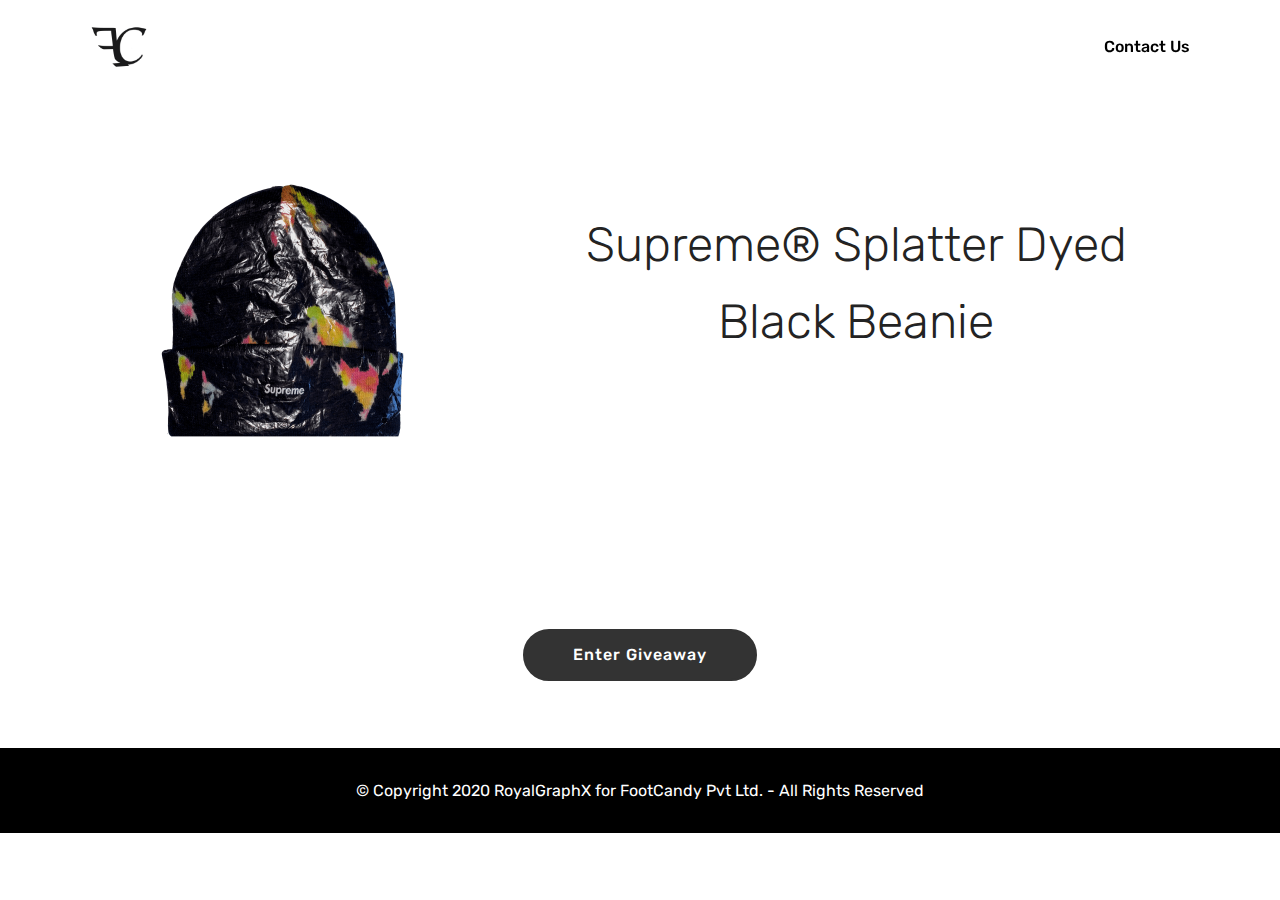
<file: index.html>
<!DOCTYPE html>
<html>
<head>
  <!-- Site made with Mobirise Website Builder v4.10.7, https://mobirise.com -->
  <meta charset="UTF-8">
  <meta http-equiv="X-UA-Compatible" content="IE=edge">
  <meta name="generator" content="Mobirise v4.10.7, mobirise.com">
  <meta name="viewport" content="width=device-width, initial-scale=1, minimum-scale=1">
  <link rel="shortcut icon" href="assets/images/og-logo-128x128.png" type="image/x-icon">
  <meta name="description" content="">
  
  <title>FootCandy</title>
  <link rel="stylesheet" href="assets/web/assets/mobirise-icons/mobirise-icons.css">
  <link rel="stylesheet" href="assets/tether/tether.min.css">
  <link rel="stylesheet" href="assets/bootstrap/css/bootstrap.min.css">
  <link rel="stylesheet" href="assets/bootstrap/css/bootstrap-grid.min.css">
  <link rel="stylesheet" href="assets/bootstrap/css/bootstrap-reboot.min.css">
  <link rel="stylesheet" href="assets/dropdown/css/style.css">
  <link rel="stylesheet" href="assets/theme/css/style.css">
  <link rel="stylesheet" href="assets/mobirise/css/mbr-additional.css" type="text/css">
  
  
  
</head>
<body>

<!-- Google Analytics -->
<!-- Global site tag (gtag.js) - Google Analytics -->
<script async src="https://www.googletagmanager.com/gtag/js?id=UA-145448421-2"></script>
<script>
  window.dataLayer = window.dataLayer || [];
  function gtag(){dataLayer.push(arguments);}
  gtag('js', new Date());

  gtag('config', 'UA-145448421-2');
</script>
<!-- /Google Analytics -->


  <section class="menu cid-rHhCRRD3aE" once="menu" id="menu2-5">

    

    <nav class="navbar navbar-expand beta-menu navbar-dropdown align-items-center navbar-fixed-top navbar-toggleable-sm bg-color transparent">
        <button class="navbar-toggler navbar-toggler-right" type="button" data-toggle="collapse" data-target="#navbarSupportedContent" aria-controls="navbarSupportedContent" aria-expanded="false" aria-label="Toggle navigation">
            <div class="hamburger">
                <span></span>
                <span></span>
                <span></span>
                <span></span>
            </div>
        </button>
        <div class="menu-logo">
            <div class="navbar-brand">
                <span class="navbar-logo">
                    
                        <a href="index.html"><img src="assets/images/og-logo-122x122.png" alt="FootCandy Pvt Ltd." title="" style="height: 4.9rem;"></a>
                    
                </span>
                
            </div>
        </div>
        <div class="collapse navbar-collapse" id="navbarSupportedContent">
            <ul class="navbar-nav nav-dropdown nav-right" data-app-modern-menu="true"><li class="nav-item">
                    <a class="nav-link link text-black display-4" href="contact_us.html">
                        Contact Us</a>
                </li></ul>
            
        </div>
    </nav>
</section>

<section class="engine"><a href="https://mobirise.info/j">website templates</a></section><section class="services2 cid-rHhF0WCrLw" id="services2-6">
    <!---->
    
    <!---->
    <!--Overlay-->
    
    <!--Container-->
    <div class="container">
        <div class="col-md-12">
            <div class="media-container-row">
                <div class="mbr-figure" style="width: 40%;">
                    <img src="assets/images/beanie-736x736.png" alt="Supreme // Beanie" title="">
                </div>
                <div class="align-left aside-content">
                    <h2 class="mbr-title pt-2 mbr-fonts-style display-2">&nbsp;</h2>
                    <div class="mbr-section-text">
                        <p class="mbr-text text1 pt-2 mbr-light mbr-fonts-style display-2">Supreme® Splatter Dyed Black Beanie</p>
                        <p class="mbr-text text2 pt-4 mbr-light mbr-fonts-style display-2">&nbsp;</p>
                    </div>
                    <!--Btn-->
                    
                </div>
            </div>
        </div>
    </div>
</section>

<section class="mbr-section content8 cid-rHmenb3nLX" id="content8-k">

    

    <div class="container">
        <div class="media-container-row title">
            <div class="col-12 col-md-8">
                <div class="mbr-section-btn align-center"><a class="btn btn-black display-4" href="raffle.html">Enter Giveaway</a></div>
            </div>
        </div>
    </div>
</section>

<section once="footers" class="cid-rHmTad0ss0" id="footer6-t">

    

    

    <div class="container">
        <div class="media-container-row align-center mbr-white">
            <div class="col-12">
                <p class="mbr-text mb-0 mbr-fonts-style display-7">
                    © Copyright 2020 RoyalGraphX for FootCandy Pvt Ltd. - All Rights Reserved
                </p>
            </div>
        </div>
    </div>
</section>


  <script src="assets/web/assets/jquery/jquery.min.js"></script>
  <script src="assets/popper/popper.min.js"></script>
  <script src="assets/tether/tether.min.js"></script>
  <script src="assets/bootstrap/js/bootstrap.min.js"></script>
  <script src="assets/smoothscroll/smooth-scroll.js"></script>
  <script src="assets/dropdown/js/nav-dropdown.js"></script>
  <script src="assets/dropdown/js/navbar-dropdown.js"></script>
  <script src="assets/touchswipe/jquery.touch-swipe.min.js"></script>
  <script src="assets/theme/js/script.js"></script>
  
  
</body>
</html>
</file>
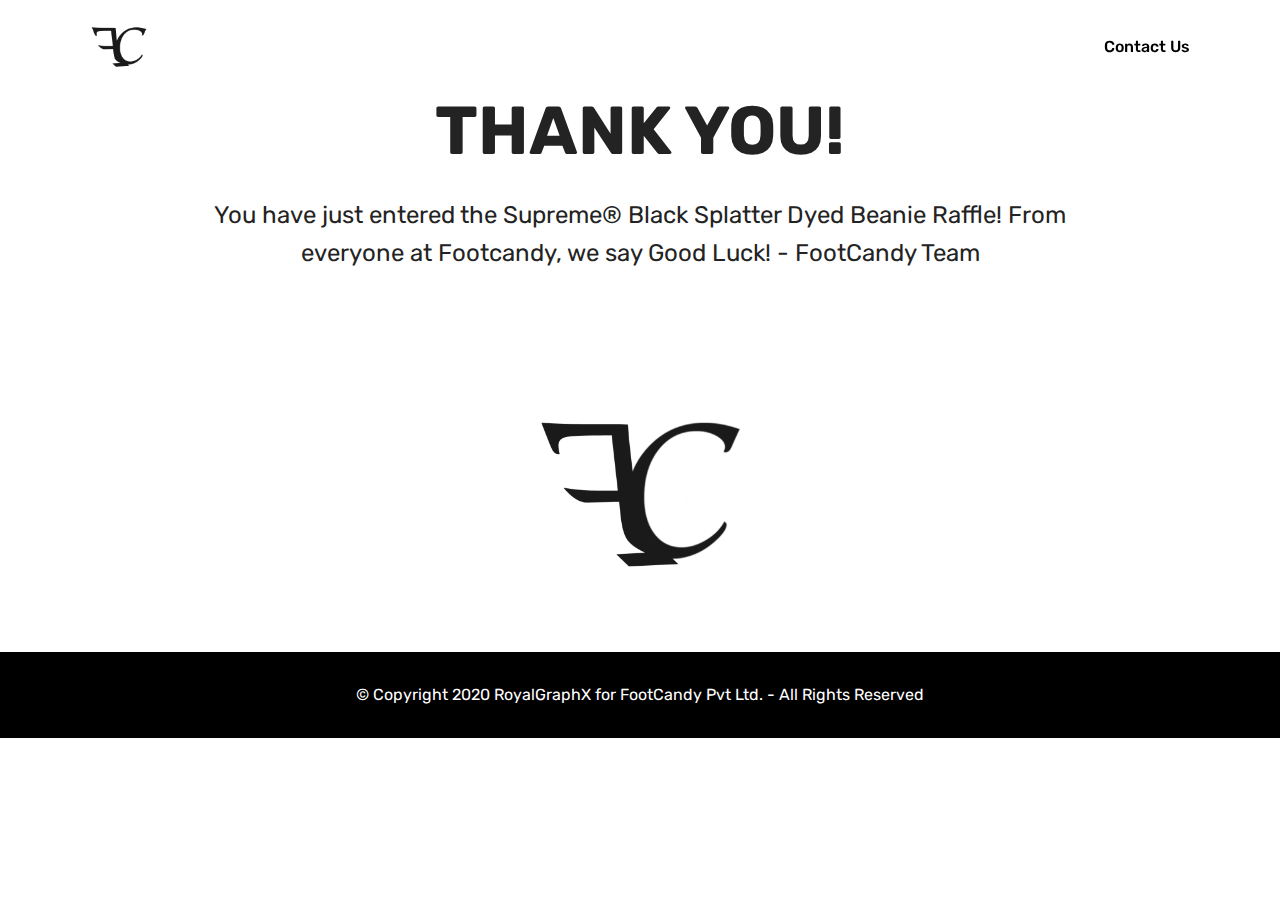
<file: confirmed.html>
<!DOCTYPE html>
<html>
<head>
  <!-- Site made with Mobirise Website Builder v4.10.7, https://mobirise.com -->
  <meta charset="UTF-8">
  <meta http-equiv="X-UA-Compatible" content="IE=edge">
  <meta name="generator" content="Mobirise v4.10.7, mobirise.com">
  <meta name="viewport" content="width=device-width, initial-scale=1, minimum-scale=1">
  <link rel="shortcut icon" href="assets/images/og-logo-128x128.png" type="image/x-icon">
  <meta name="description" content="ROBOTS.TXT">
  
  <title>Confirmation</title>
  <link rel="stylesheet" href="assets/web/assets/mobirise-icons/mobirise-icons.css">
  <link rel="stylesheet" href="assets/tether/tether.min.css">
  <link rel="stylesheet" href="assets/bootstrap/css/bootstrap.min.css">
  <link rel="stylesheet" href="assets/bootstrap/css/bootstrap-grid.min.css">
  <link rel="stylesheet" href="assets/bootstrap/css/bootstrap-reboot.min.css">
  <link rel="stylesheet" href="assets/dropdown/css/style.css">
  <link rel="stylesheet" href="assets/theme/css/style.css">
  <link rel="stylesheet" href="assets/mobirise/css/mbr-additional.css" type="text/css">
  
  
  
</head>
<body>

<!-- Google Analytics -->
<!-- Global site tag (gtag.js) - Google Analytics -->
<script async src="https://www.googletagmanager.com/gtag/js?id=UA-145448421-2"></script>
<script>
  window.dataLayer = window.dataLayer || [];
  function gtag(){dataLayer.push(arguments);}
  gtag('js', new Date());

  gtag('config', 'UA-145448421-2');
</script>
<!-- /Google Analytics -->


  <section class="menu cid-rHhCRRD3aE" once="menu" id="menu2-o">

    

    <nav class="navbar navbar-expand beta-menu navbar-dropdown align-items-center navbar-fixed-top navbar-toggleable-sm bg-color transparent">
        <button class="navbar-toggler navbar-toggler-right" type="button" data-toggle="collapse" data-target="#navbarSupportedContent" aria-controls="navbarSupportedContent" aria-expanded="false" aria-label="Toggle navigation">
            <div class="hamburger">
                <span></span>
                <span></span>
                <span></span>
                <span></span>
            </div>
        </button>
        <div class="menu-logo">
            <div class="navbar-brand">
                <span class="navbar-logo">
                    
                        <a href="index.html"><img src="assets/images/og-logo-122x122.png" alt="FootCandy Pvt Ltd." title="" style="height: 4.9rem;"></a>
                    
                </span>
                
            </div>
        </div>
        <div class="collapse navbar-collapse" id="navbarSupportedContent">
            <ul class="navbar-nav nav-dropdown nav-right" data-app-modern-menu="true"><li class="nav-item">
                    <a class="nav-link link text-black display-4" href="contact_us.html">
                        Contact Us</a>
                </li></ul>
            
        </div>
    </nav>
</section>

<section class="engine"><a href="https://mobirise.info/e">how to make a site</a></section><section class="header4 cid-rHmQZF2z5n" id="header4-p">

    

    

    <div class="container">
        <div class="row justify-content-md-center">
            <div class="media-content col-md-10">
                <h1 class="mbr-section-title align-center mbr-white pb-3 mbr-bold mbr-fonts-style display-1">
                    THANK YOU!</h1>
                
                <div class="mbr-text align-center mbr-white pb-3">
                    <p class="mbr-text mbr-fonts-style display-5">
                        You have just entered the Supreme® Black Splatter Dyed Beanie Raffle! From everyone at Footcandy, we say Good Luck! - FootCandy Team</p>
                </div>
                
            </div>
            <div class="mbr-figure pt-5">
                <img src="assets/images/og-logo-912x912.png" alt="Mobirise" title="" style="width: 25%;">
            </div>
        </div>
    </div>
</section>

<section once="footers" class="cid-rHmTad0ss0" id="footer6-t">

    

    

    <div class="container">
        <div class="media-container-row align-center mbr-white">
            <div class="col-12">
                <p class="mbr-text mb-0 mbr-fonts-style display-7">
                    © Copyright 2020 RoyalGraphX for FootCandy Pvt Ltd. - All Rights Reserved
                </p>
            </div>
        </div>
    </div>
</section>


  <script src="assets/web/assets/jquery/jquery.min.js"></script>
  <script src="assets/popper/popper.min.js"></script>
  <script src="assets/tether/tether.min.js"></script>
  <script src="assets/bootstrap/js/bootstrap.min.js"></script>
  <script src="assets/smoothscroll/smooth-scroll.js"></script>
  <script src="assets/dropdown/js/nav-dropdown.js"></script>
  <script src="assets/dropdown/js/navbar-dropdown.js"></script>
  <script src="assets/touchswipe/jquery.touch-swipe.min.js"></script>
  <script src="assets/theme/js/script.js"></script>
  
  
</body>
</html>
</file>
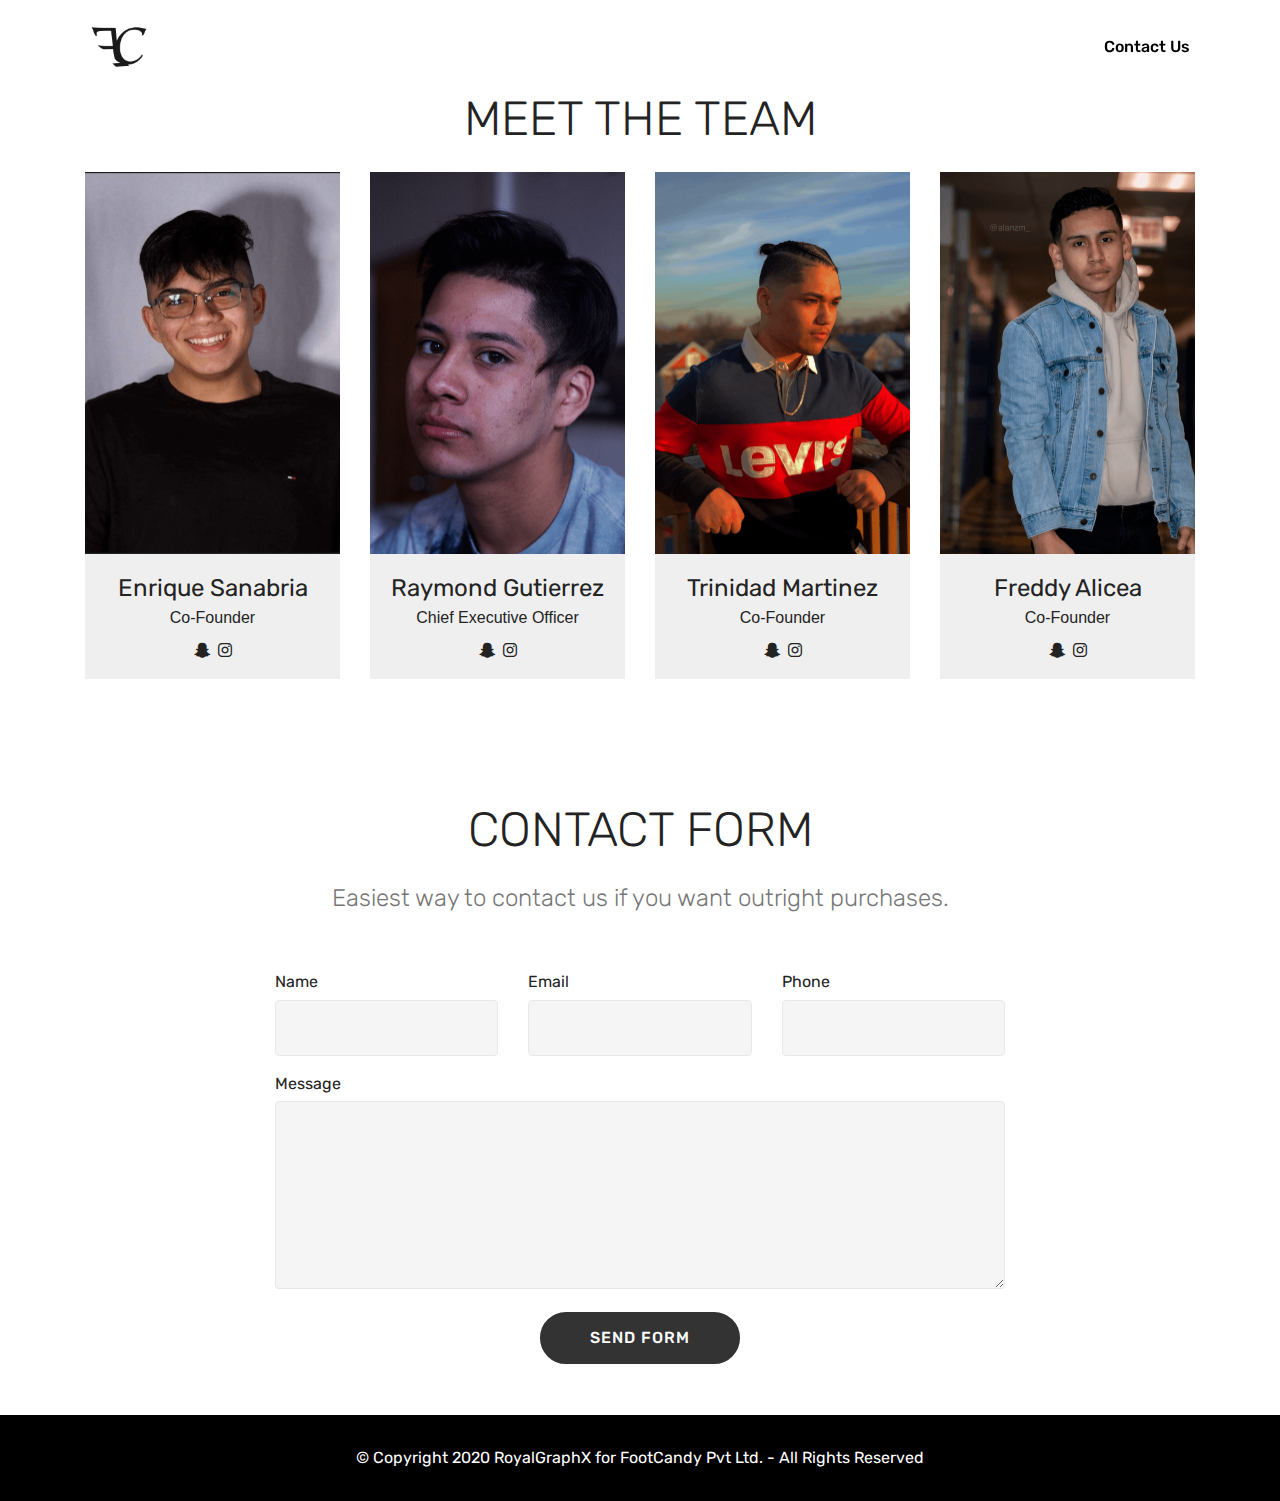
<file: contact_us.html>
<!DOCTYPE html>
<html>
<head>
  <!-- Site made with Mobirise Website Builder v4.10.7, https://mobirise.com -->
  <meta charset="UTF-8">
  <meta http-equiv="X-UA-Compatible" content="IE=edge">
  <meta name="generator" content="Mobirise v4.10.7, mobirise.com">
  <meta name="viewport" content="width=device-width, initial-scale=1, minimum-scale=1">
  <link rel="shortcut icon" href="assets/images/og-logo-128x128.png" type="image/x-icon">
  <meta name="description" content="*Null*">
  
  <title>Contact Us</title>
  <link rel="stylesheet" href="assets/font-awesome-brands/../css/fontawesome.min.css">
  <link rel="stylesheet" href="assets/font-awesome-brands/css/brands.min.css">
  <link rel="stylesheet" href="assets/web/assets/mobirise-icons/mobirise-icons.css">
  <link rel="stylesheet" href="assets/tether/tether.min.css">
  <link rel="stylesheet" href="assets/bootstrap/css/bootstrap.min.css">
  <link rel="stylesheet" href="assets/bootstrap/css/bootstrap-grid.min.css">
  <link rel="stylesheet" href="assets/bootstrap/css/bootstrap-reboot.min.css">
  <link rel="stylesheet" href="assets/dropdown/css/style.css">
  <link rel="stylesheet" href="assets/socicon/css/styles.css">
  <link rel="stylesheet" href="assets/theme/css/style.css">
  <link rel="stylesheet" href="assets/mobirise/css/mbr-additional.css" type="text/css">
  
  
  
</head>
<body>

<!-- Google Analytics -->
<!-- Global site tag (gtag.js) - Google Analytics -->
<script async src="https://www.googletagmanager.com/gtag/js?id=UA-145448421-2"></script>
<script>
  window.dataLayer = window.dataLayer || [];
  function gtag(){dataLayer.push(arguments);}
  gtag('js', new Date());

  gtag('config', 'UA-145448421-2');
</script>
<!-- /Google Analytics -->


  <section class="menu cid-rHhCRRD3aE" once="menu" id="menu2-i">

    

    <nav class="navbar navbar-expand beta-menu navbar-dropdown align-items-center navbar-fixed-top navbar-toggleable-sm bg-color transparent">
        <button class="navbar-toggler navbar-toggler-right" type="button" data-toggle="collapse" data-target="#navbarSupportedContent" aria-controls="navbarSupportedContent" aria-expanded="false" aria-label="Toggle navigation">
            <div class="hamburger">
                <span></span>
                <span></span>
                <span></span>
                <span></span>
            </div>
        </button>
        <div class="menu-logo">
            <div class="navbar-brand">
                <span class="navbar-logo">
                    
                        <a href="index.html"><img src="assets/images/og-logo-122x122.png" alt="FootCandy Pvt Ltd." title="" style="height: 4.9rem;"></a>
                    
                </span>
                
            </div>
        </div>
        <div class="collapse navbar-collapse" id="navbarSupportedContent">
            <ul class="navbar-nav nav-dropdown nav-right" data-app-modern-menu="true"><li class="nav-item">
                    <a class="nav-link link text-black display-4" href="contact_us.html">
                        Contact Us</a>
                </li></ul>
            
        </div>
    </nav>
</section>

<section class="engine"><a href="https://mobirise.info/r">free bootstrap template</a></section><section class="team1 cid-rHmfjrvHNx" id="team1-l">
    
    
    
    <div class="container align-center">
        <h2 class="pb-3 mbr-fonts-style mbr-section-title display-2">MEET THE TEAM
        </h2>
        
        <div class="row media-row">
            
        <div class="team-item col-lg-3 col-md-6">
                <div class="item-image">
                    <img src="assets/images/untitled-1-510x765.png" alt="" title="">
                </div>
                <div class="item-caption py-3">
                    <div class="item-name px-2">
                        <p class="mbr-fonts-style display-5">Enrique Sanabria</p>
                    </div>
                    <div class="item-role px-2">
                        <p>Co-Founder</p>
                    </div>
                    <div class="item-social pt-2">
                        <a href="https://snapchat.com/add/silverassassin2" target="_blank">
                            <span class="p-1 mbr-iconfont mbr-iconfont-social fa-snapchat-ghost fab" style="color: rgb(35, 35, 35); fill: rgb(35, 35, 35);"></span>
                        </a>
                        <a href="https://instagram.com/enrique_sana" target="_blank">
                            <span class="p-1 mbr-iconfont mbr-iconfont-social fa-instagram fab" style="color: rgb(35, 35, 35); fill: rgb(35, 35, 35);"></span>
                        </a>
                        <a href="https://plus.google.com/u/0/+Mobirise" target="_blank">
                            
                        </a>
                        <a href="https://www.linkedin.com/in/mobirise" target="_blank">
                            
                        </a>
                        <a href="https://www.instagram.com/mobirise/" target="_blank">
                            
                        </a>
                        <a href="https://www.youtube.com/channel/UCt_tncVAetpK5JeM8L-8jyw" target="_blank">    
                            
                        </a>
                    </div>
                </div>
            </div><div class="team-item col-lg-3 col-md-6">
                <div class="item-image">
                    <img src="assets/images/untitled-3-510x765.png" alt="" title="">
                </div>
                <div class="item-caption py-3">
                    <div class="item-name px-2">
                        <p class="mbr-fonts-style display-5">
                           Raymond Gutierrez</p>
                    </div>
                    <div class="item-role px-2">
                        <p>Chief Executive Officer</p>
                    </div>
                    <div class="item-social pt-2">
                        <a href="https://snapchat.com/add/rayguti" target="_blank">
                            <span class="p-1 mbr-iconfont mbr-iconfont-social fa-snapchat-ghost fab" style="color: rgb(35, 35, 35); fill: rgb(35, 35, 35);"></span>
                        </a>
                        <a href="https://instagram.com/ray.guti_" target="_blank">
                            <span class="p-1 mbr-iconfont mbr-iconfont-social fa-instagram fab" style="color: rgb(35, 35, 35); fill: rgb(35, 35, 35);"></span>
                        </a>
                        <a href="https://plus.google.com/u/0/+Mobirise" target="_blank">
                            
                        </a>
                        <a href="https://www.linkedin.com/in/mobirise" target="_blank">
                            
                        </a>
                        <a href="https://www.instagram.com/mobirise/" target="_blank">
                            
                        </a>
                        <a href="https://www.youtube.com/channel/UCt_tncVAetpK5JeM8L-8jyw" target="_blank">    
                            
                        </a>
                    </div>
                </div>
            </div><div class="team-item col-lg-3 col-md-6">
                <div class="item-image">
                    <img src="assets/images/untitled-2-510x765.png" alt="" title="">
                </div>
                <div class="item-caption py-3">
                    <div class="item-name px-2">
                        <p class="mbr-fonts-style display-5">
                           Trinidad Martinez</p>
                    </div>
                    <div class="item-role px-2">
                        <p>Co-Founder</p>
                    </div>
                    <div class="item-social pt-2">
                        <a href="https://snapchat.com/add/king-m3lo" target="_blank">
                            <span class="p-1 mbr-iconfont mbr-iconfont-social fa-snapchat-ghost fab" style="color: rgb(35, 35, 35); fill: rgb(35, 35, 35);"></span>
                        </a>
                        <a href="https://instagram.com/rom.3lo" target="_blank">
                            <span class="p-1 mbr-iconfont mbr-iconfont-social fa-instagram fab" style="color: rgb(35, 35, 35); fill: rgb(35, 35, 35);"></span>
                        </a>
                        <a href="https://plus.google.com/u/0/+Mobirise" target="_blank">
                            
                        </a>
                        <a href="https://www.linkedin.com/in/mobirise" target="_blank">
                            
                        </a>
                        <a href="https://www.instagram.com/mobirise/" target="_blank">
                            
                        </a>
                        <a href="https://www.youtube.com/channel/UCt_tncVAetpK5JeM8L-8jyw" target="_blank">    
                            
                        </a>
                    </div>
                </div>
            </div><div class="team-item col-lg-3 col-md-6">
                <div class="item-image">
                    <img src="assets/images/freddy-510x765.png" alt="" title="">
                </div>
                <div class="item-caption py-3">
                    <div class="item-name px-2">
                        <p class="mbr-fonts-style display-5">Freddy Alicea</p>
                    </div>
                    <div class="item-role px-2">
                        <p>Co-Founder</p>
                    </div>
                    <div class="item-social pt-2">
                        <a href="https://snapchat.com/add/freddalicea" target="_blank">
                            <span class="p-1 mbr-iconfont mbr-iconfont-social fa-snapchat-ghost fab" style="color: rgb(35, 35, 35); fill: rgb(35, 35, 35);"></span>
                        </a>
                        <a href="https://instagram.com/fre_ddy123" target="_blank">
                            <span class="p-1 mbr-iconfont mbr-iconfont-social fa-instagram fab" style="color: rgb(35, 35, 35); fill: rgb(35, 35, 35);"></span>
                        </a>
                        <a href="https://plus.google.com/u/0/+Mobirise" target="_blank">
                            
                        </a>
                        <a href="https://www.linkedin.com/in/mobirise" target="_blank">
                            
                        </a>
                        <a href="https://www.instagram.com/mobirise/" target="_blank">
                            
                        </a>
                        <a href="https://www.youtube.com/channel/UCt_tncVAetpK5JeM8L-8jyw" target="_blank">    
                            
                        </a>
                    </div>
                </div>
            </div></div>    
    </div>
</section>

<section class="mbr-section form1 cid-rHmPHEUT0x" id="form1-n">

    

    
    <div class="container">
        <div class="row justify-content-center">
            <div class="title col-12 col-lg-8">
                <h2 class="mbr-section-title align-center pb-3 mbr-fonts-style display-2">
                    CONTACT FORM
                </h2>
                <h3 class="mbr-section-subtitle align-center mbr-light pb-3 mbr-fonts-style display-5">
                    Easiest way to contact us if you want outright purchases.</h3>
            </div>
        </div>
    </div>
    <div class="container">
        <div class="row justify-content-center">
            <div class="media-container-column col-lg-8" data-form-type="formoid">
                <!---Formbuilder Form--->
                <form action="https://mobirise.com/" method="POST" class="mbr-form form-with-styler" data-form-title="Mobirise Form"><input type="hidden" name="email" data-form-email="true" value="gBUieSxkKgr5FoSIJXSMXy5LVES0UzxURRUSz0Dm/P0ep1FXdKc1is+uwPqSefaSkid4BmgLRYiavpO54rJEEwBSWU2URmqc6PMTZbOZsR+YXjzwaMf0IObeG3STlk/u">
                    <div class="row">
                        <div hidden="hidden" data-form-alert="" class="alert alert-success col-12">We'll get back to you shortyl</div>
                        <div hidden="hidden" data-form-alert-danger="" class="alert alert-danger col-12">
                        </div>
                    </div>
                    <div class="dragArea row">
                        <div class="col-md-4  form-group" data-for="name">
                            <label for="name-form1-n" class="form-control-label mbr-fonts-style display-7">Name</label>
                            <input type="text" name="name" data-form-field="Name" required="required" class="form-control display-7" id="name-form1-n">
                        </div>
                        <div class="col-md-4  form-group" data-for="email">
                            <label for="email-form1-n" class="form-control-label mbr-fonts-style display-7">Email</label>
                            <input type="email" name="email" data-form-field="Email" required="required" class="form-control display-7" id="email-form1-n">
                        </div>
                        <div data-for="phone" class="col-md-4  form-group">
                            <label for="phone-form1-n" class="form-control-label mbr-fonts-style display-7">Phone</label>
                            <input type="tel" name="phone" data-form-field="Phone" class="form-control display-7" id="phone-form1-n">
                        </div>
                        <div data-for="message" class="col-md-12 form-group">
                            <label for="message-form1-n" class="form-control-label mbr-fonts-style display-7">Message</label>
                            <textarea name="message" data-form-field="Message" class="form-control display-7" id="message-form1-n"></textarea>
                        </div>
                        <div class="col-md-12 input-group-btn align-center"><button type="submit" class="btn btn-form btn-black display-4">SEND FORM</button></div>
                    </div>
                </form><!---Formbuilder Form--->
            </div>
        </div>
    </div>
</section>

<section once="footers" class="cid-rHmTad0ss0" id="footer6-t">

    

    

    <div class="container">
        <div class="media-container-row align-center mbr-white">
            <div class="col-12">
                <p class="mbr-text mb-0 mbr-fonts-style display-7">
                    © Copyright 2020 RoyalGraphX for FootCandy Pvt Ltd. - All Rights Reserved
                </p>
            </div>
        </div>
    </div>
</section>


  <script src="assets/web/assets/jquery/jquery.min.js"></script>
  <script src="assets/popper/popper.min.js"></script>
  <script src="assets/tether/tether.min.js"></script>
  <script src="assets/bootstrap/js/bootstrap.min.js"></script>
  <script src="assets/dropdown/js/nav-dropdown.js"></script>
  <script src="assets/dropdown/js/navbar-dropdown.js"></script>
  <script src="assets/touchswipe/jquery.touch-swipe.min.js"></script>
  <script src="assets/smoothscroll/smooth-scroll.js"></script>
  <script src="assets/theme/js/script.js"></script>
  <script src="assets/formoid/formoid.min.js"></script>
  
  
</body>
</html>
</file>
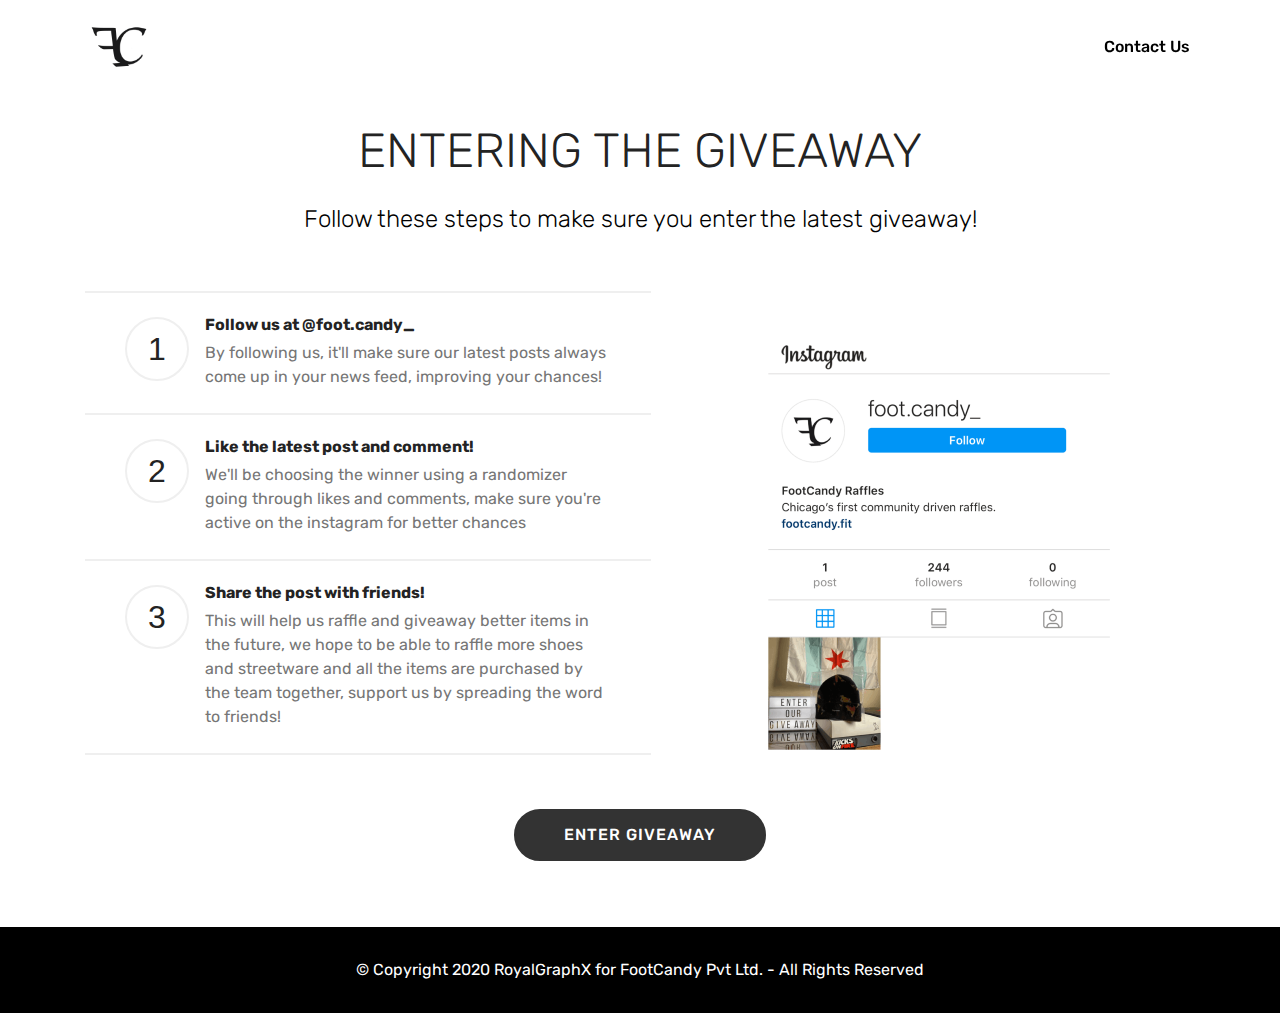
<file: raffle.html>
<!DOCTYPE html>
<html>
<head>
  <!-- Site made with Mobirise Website Builder v4.10.7, https://mobirise.com -->
  <meta charset="UTF-8">
  <meta http-equiv="X-UA-Compatible" content="IE=edge">
  <meta name="generator" content="Mobirise v4.10.7, mobirise.com">
  <meta name="viewport" content="width=device-width, initial-scale=1, minimum-scale=1">
  <link rel="shortcut icon" href="assets/images/og-logo-128x128.png" type="image/x-icon">
  <meta name="description" content="*Null*">
  
  <title>Enter Raffle</title>
  <link rel="stylesheet" href="assets/web/assets/mobirise-icons/mobirise-icons.css">
  <link rel="stylesheet" href="assets/tether/tether.min.css">
  <link rel="stylesheet" href="assets/bootstrap/css/bootstrap.min.css">
  <link rel="stylesheet" href="assets/bootstrap/css/bootstrap-grid.min.css">
  <link rel="stylesheet" href="assets/bootstrap/css/bootstrap-reboot.min.css">
  <link rel="stylesheet" href="assets/dropdown/css/style.css">
  <link rel="stylesheet" href="assets/theme/css/style.css">
  <link rel="stylesheet" href="assets/mobirise/css/mbr-additional.css" type="text/css">
  
  
  
</head>
<body>

<!-- Google Analytics -->
<!-- Global site tag (gtag.js) - Google Analytics -->
<script async src="https://www.googletagmanager.com/gtag/js?id=UA-145448421-2"></script>
<script>
  window.dataLayer = window.dataLayer || [];
  function gtag(){dataLayer.push(arguments);}
  gtag('js', new Date());

  gtag('config', 'UA-145448421-2');
</script>
<!-- /Google Analytics -->


  <section class="menu cid-rHhCRRD3aE" once="menu" id="menu2-8">

    

    <nav class="navbar navbar-expand beta-menu navbar-dropdown align-items-center navbar-fixed-top navbar-toggleable-sm bg-color transparent">
        <button class="navbar-toggler navbar-toggler-right" type="button" data-toggle="collapse" data-target="#navbarSupportedContent" aria-controls="navbarSupportedContent" aria-expanded="false" aria-label="Toggle navigation">
            <div class="hamburger">
                <span></span>
                <span></span>
                <span></span>
                <span></span>
            </div>
        </button>
        <div class="menu-logo">
            <div class="navbar-brand">
                <span class="navbar-logo">
                    
                        <a href="index.html"><img src="assets/images/og-logo-122x122.png" alt="FootCandy Pvt Ltd." title="" style="height: 4.9rem;"></a>
                    
                </span>
                
            </div>
        </div>
        <div class="collapse navbar-collapse" id="navbarSupportedContent">
            <ul class="navbar-nav nav-dropdown nav-right" data-app-modern-menu="true"><li class="nav-item">
                    <a class="nav-link link text-black display-4" href="contact_us.html">
                        Contact Us</a>
                </li></ul>
            
        </div>
    </nav>
</section>

<section class="engine"><a href="https://mobirise.info/o">portfolio web templates</a></section><section class="counters4 counters cid-rXiK7PZp0x" id="counters4-i">

    

    

    <div class="container pt-4 mt-2">
        <h2 class="mbr-section-title pb-3 align-center mbr-fonts-style display-2">ENTERING THE GIVEAWAY</h2>
        <h3 class="mbr-section-subtitle pb-5 align-center mbr-fonts-style display-5">Follow these steps to make sure you enter the latest giveaway!</h3>
        <div class="media-container-row">
            <div class="media-block m-auto" style="width: 49%;">
                <div class="mbr-figure">
                    <img src="assets/images/ig-1024x1024.png" alt="" title="">
                </div>
            </div>
            <div class="cards-block">
                <div class="cards-container">
                    <div class="card px-3 align-left col-12">
                        <div class="panel-item p-4 d-flex align-items-start">
                            <div class="card-img pr-3">
                                <h3 class="img-text d-flex align-items-center justify-content-center">
                                    1
                                </h3>
                            </div>
                            <div class="card-text">
                                <h4 class="mbr-content-title mbr-bold mbr-fonts-style display-7">Follow us at @foot.candy_</h4>
                                <p class="mbr-content-text mbr-fonts-style display-7">
                                    By following us, it'll make sure our latest posts always come up in your news feed, improving your chances!</p>
                            </div>
                        </div>
                    </div>
                    <div class="card px-3 align-left col-12">
                        <div class="panel-item p-4 d-flex align-items-start">
                            <div class="card-img pr-3">
                                <h3 class="img-text d-flex align-items-center justify-content-center">
                                    2
                                </h3>
                            </div>
                            <div class="card-text">
                                <h4 class="mbr-content-title mbr-bold mbr-fonts-style display-7">Like the latest post and comment!</h4>
                                <p class="mbr-content-text mbr-fonts-style display-7">We'll be choosing the winner using a randomizer going through likes and comments, make sure you're active on the instagram for better chances</p>
                            </div>
                        </div>
                    </div>
                    <div class="card px-3 align-left col-12">
                        <div class="panel-item p-4 d-flex align-items-start">
                            <div class="card-img pr-3">
                                <h3 class="img-text d-flex align-items-center justify-content-center">
                                    3
                                </h3>
                            </div>
                            <div class="card-text">
                                <h4 class="mbr-content-title mbr-bold mbr-fonts-style display-7">Share the post with friends!</h4>
                                <p class="mbr-content-text mbr-fonts-style display-7">This will help us raffle and giveaway better items in the future, we hope to be able to raffle more shoes and streetware and all the items are purchased by the team together, support us by spreading the word to friends!</p>
                            </div>
                        </div>
                    </div>
                    
                </div>
            </div>
        </div>
    </div>
</section>

<section class="mbr-section content8 cid-rXiNLPBX09" id="content8-j">

    

    <div class="container">
        <div class="media-container-row title">
            <div class="col-12 col-md-8">
                <div class="mbr-section-btn align-center"><a class="btn btn-black display-4" href="https://www.instagram.com/foot.candy_/">ENTER GIVEAWAY</a></div>
            </div>
        </div>
    </div>
</section>

<section once="footers" class="cid-rHmTad0ss0" id="footer6-t">

    

    

    <div class="container">
        <div class="media-container-row align-center mbr-white">
            <div class="col-12">
                <p class="mbr-text mb-0 mbr-fonts-style display-7">
                    © Copyright 2020 RoyalGraphX for FootCandy Pvt Ltd. - All Rights Reserved
                </p>
            </div>
        </div>
    </div>
</section>


  <script src="assets/web/assets/jquery/jquery.min.js"></script>
  <script src="assets/popper/popper.min.js"></script>
  <script src="assets/tether/tether.min.js"></script>
  <script src="assets/bootstrap/js/bootstrap.min.js"></script>
  <script src="assets/smoothscroll/smooth-scroll.js"></script>
  <script src="assets/viewportchecker/jquery.viewportchecker.js"></script>
  <script src="assets/dropdown/js/nav-dropdown.js"></script>
  <script src="assets/dropdown/js/navbar-dropdown.js"></script>
  <script src="assets/touchswipe/jquery.touch-swipe.min.js"></script>
  <script src="assets/theme/js/script.js"></script>
  
  
</body>
</html>
</file>
<file: assets/web/assets/mobirise-icons/mobirise-icons.css>
@font-face {
  font-family: 'MobiriseIcons';
  src:  url('mobirise-icons.eot?spat4u');
  src:  url('mobirise-icons.eot?spat4u#iefix') format('embedded-opentype'),
    url('mobirise-icons.ttf?spat4u') format('truetype'),
    url('mobirise-icons.woff?spat4u') format('woff'),
    url('mobirise-icons.svg?spat4u#MobiriseIcons') format('svg');
  font-weight: normal;
  font-style: normal;
}

[class^="mbri-"], [class*=" mbri-"] {
  /* use !important to prevent issues with browser extensions that change fonts */
  font-family: MobiriseIcons !important;
  speak: none;
  font-style: normal;
  font-weight: normal;
  font-variant: normal;
  text-transform: none;
  line-height: 1;

  /* Better Font Rendering =========== */
  -webkit-font-smoothing: antialiased;
  -moz-osx-font-smoothing: grayscale;
}

.mbri-add-submenu:before {
  content: "\e900";
}
.mbri-alert:before {
  content: "\e901";
}
.mbri-align-center:before {
  content: "\e902";
}
.mbri-align-justify:before {
  content: "\e903";
}
.mbri-align-left:before {
  content: "\e904";
}
.mbri-align-right:before {
  content: "\e905";
}
.mbri-android:before {
  content: "\e906";
}
.mbri-apple:before {
  content: "\e907";
}
.mbri-arrow-down:before {
  content: "\e908";
}
.mbri-arrow-next:before {
  content: "\e909";
}
.mbri-arrow-prev:before {
  content: "\e90a";
}
.mbri-arrow-up:before {
  content: "\e90b";
}
.mbri-bold:before {
  content: "\e90c";
}
.mbri-bookmark:before {
  content: "\e90d";
}
.mbri-bootstrap:before {
  content: "\e90e";
}
.mbri-briefcase:before {
  content: "\e90f";
}
.mbri-browse:before {
  content: "\e910";
}
.mbri-bulleted-list:before {
  content: "\e911";
}
.mbri-calendar:before {
  content: "\e912";
}
.mbri-camera:before {
  content: "\e913";
}
.mbri-cart-add:before {
  content: "\e914";
}
.mbri-cart-full:before {
  content: "\e915";
}
.mbri-cash:before {
  content: "\e916";
}
.mbri-change-style:before {
  content: "\e917";
}
.mbri-chat:before {
  content: "\e918";
}
.mbri-clock:before {
  content: "\e919";
}
.mbri-close:before {
  content: "\e91a";
}
.mbri-cloud:before {
  content: "\e91b";
}
.mbri-code:before {
  content: "\e91c";
}
.mbri-contact-form:before {
  content: "\e91d";
}
.mbri-credit-card:before {
  content: "\e91e";
}
.mbri-cursor-click:before {
  content: "\e91f";
}
.mbri-cust-feedback:before {
  content: "\e920";
}
.mbri-database:before {
  content: "\e921";
}
.mbri-delivery:before {
  content: "\e922";
}
.mbri-desktop:before {
  content: "\e923";
}
.mbri-devices:before {
  content: "\e924";
}
.mbri-down:before {
  content: "\e925";
}
.mbri-download:before {
  content: "\e989";
}
.mbri-drag-n-drop:before {
  content: "\e927";
}
.mbri-drag-n-drop2:before {
  content: "\e928";
}
.mbri-edit:before {
  content: "\e929";
}
.mbri-edit2:before {
  content: "\e92a";
}
.mbri-error:before {
  content: "\e92b";
}
.mbri-extension:before {
  content: "\e92c";
}
.mbri-features:before {
  content: "\e92d";
}
.mbri-file:before {
  content: "\e92e";
}
.mbri-flag:before {
  content: "\e92f";
}
.mbri-folder:before {
  content: "\e930";
}
.mbri-gift:before {
  content: "\e931";
}
.mbri-github:before {
  content: "\e932";
}
.mbri-globe:before {
  content: "\e933";
}
.mbri-globe-2:before {
  content: "\e934";
}
.mbri-growing-chart:before {
  content: "\e935";
}
.mbri-hearth:before {
  content: "\e936";
}
.mbri-help:before {
  content: "\e937";
}
.mbri-home:before {
  content: "\e938";
}
.mbri-hot-cup:before {
  content: "\e939";
}
.mbri-idea:before {
  content: "\e93a";
}
.mbri-image-gallery:before {
  content: "\e93b";
}
.mbri-image-slider:before {
  content: "\e93c";
}
.mbri-info:before {
  content: "\e93d";
}
.mbri-italic:before {
  content: "\e93e";
}
.mbri-key:before {
  content: "\e93f";
}
.mbri-laptop:before {
  content: "\e940";
}
.mbri-layers:before {
  content: "\e941";
}
.mbri-left-right:before {
  content: "\e942";
}
.mbri-left:before {
  content: "\e943";
}
.mbri-letter:before {
  content: "\e944";
}
.mbri-like:before {
  content: "\e945";
}
.mbri-link:before {
  content: "\e946";
}
.mbri-lock:before {
  content: "\e947";
}
.mbri-login:before {
  content: "\e948";
}
.mbri-logout:before {
  content: "\e949";
}
.mbri-magic-stick:before {
  content: "\e94a";
}
.mbri-map-pin:before {
  content: "\e94b";
}
.mbri-menu:before {
  content: "\e94c";
}
.mbri-mobile:before {
  content: "\e94d";
}
.mbri-mobile2:before {
  content: "\e94e";
}
.mbri-mobirise:before {
  content: "\e94f";
}
.mbri-more-horizontal:before {
  content: "\e950";
}
.mbri-more-vertical:before {
  content: "\e951";
}
.mbri-music:before {
  content: "\e952";
}
.mbri-new-file:before {
  content: "\e953";
}
.mbri-numbered-list:before {
  content: "\e954";
}
.mbri-opened-folder:before {
  content: "\e955";
}
.mbri-pages:before {
  content: "\e956";
}
.mbri-paper-plane:before {
  content: "\e957";
}
.mbri-paperclip:before {
  content: "\e958";
}
.mbri-photo:before {
  content: "\e959";
}
.mbri-photos:before {
  content: "\e95a";
}
.mbri-pin:before {
  content: "\e95b";
}
.mbri-play:before {
  content: "\e95c";
}
.mbri-plus:before {
  content: "\e95d";
}
.mbri-preview:before {
  content: "\e95e";
}
.mbri-print:before {
  content: "\e95f";
}
.mbri-protect:before {
  content: "\e960";
}
.mbri-question:before {
  content: "\e961";
}
.mbri-quote-left:before {
  content: "\e962";
}
.mbri-quote-right:before {
  content: "\e963";
}
.mbri-refresh:before {
  content: "\e964";
}
.mbri-responsive:before {
  content: "\e965";
}
.mbri-right:before {
  content: "\e966";
}
.mbri-rocket:before {
  content: "\e967";
}
.mbri-sad-face:before {
  content: "\e968";
}
.mbri-sale:before {
  content: "\e969";
}
.mbri-save:before {
  content: "\e96a";
}
.mbri-search:before {
  content: "\e96b";
}
.mbri-setting:before {
  content: "\e96c";
}
.mbri-setting2:before {
  content: "\e96d";
}
.mbri-setting3:before {
  content: "\e96e";
}
.mbri-share:before {
  content: "\e96f";
}
.mbri-shopping-bag:before {
  content: "\e970";
}
.mbri-shopping-basket:before {
  content: "\e971";
}
.mbri-shopping-cart:before {
  content: "\e972";
}
.mbri-sites:before {
  content: "\e973";
}
.mbri-smile-face:before {
  content: "\e974";
}
.mbri-speed:before {
  content: "\e975";
}
.mbri-star:before {
  content: "\e976";
}
.mbri-success:before {
  content: "\e977";
}
.mbri-sun:before {
  content: "\e978";
}
.mbri-sun2:before {
  content: "\e979";
}
.mbri-tablet:before {
  content: "\e97a";
}
.mbri-tablet-vertical:before {
  content: "\e97b";
}
.mbri-target:before {
  content: "\e97c";
}
.mbri-timer:before {
  content: "\e97d";
}
.mbri-to-ftp:before {
  content: "\e97e";
}
.mbri-to-local-drive:before {
  content: "\e97f";
}
.mbri-touch-swipe:before {
  content: "\e980";
}
.mbri-touch:before {
  content: "\e981";
}
.mbri-trash:before {
  content: "\e982";
}
.mbri-underline:before {
  content: "\e983";
}
.mbri-unlink:before {
  content: "\e984";
}
.mbri-unlock:before {
  content: "\e985";
}
.mbri-up-down:before {
  content: "\e986";
}
.mbri-up:before {
  content: "\e987";
}
.mbri-update:before {
  content: "\e988";
}
.mbri-upload:before {
 content: "\e926"; 
}
.mbri-user:before {
  content: "\e98a";
}
.mbri-user2:before {
  content: "\e98b";
}
.mbri-users:before {
  content: "\e98c";
}
.mbri-video:before {
  content: "\e98d";
}
.mbri-video-play:before {
  content: "\e98e";
}
.mbri-watch:before {
  content: "\e98f";
}
.mbri-website-theme:before {
  content: "\e990";
}
.mbri-wifi:before {
  content: "\e991";
}
.mbri-windows:before {
  content: "\e992";
}
.mbri-zoom-out:before {
  content: "\e993";
}
.mbri-redo:before {
  content: "\e994";
}
.mbri-undo:before {
  content: "\e995";
}
</file>
<file: assets/dropdown/css/style.css>
.navbar-dropdown {
  left: 0;
  padding: 0;
  position: absolute;
  right: 0;
  top: 0;
  transition: all 0.45s ease;
  z-index: 1030;
  background: #282828; }
  .navbar-dropdown .navbar-logo {
    margin-right: 0.8rem;
    transition: margin 0.3s ease-in-out;
    vertical-align: middle; }
    .navbar-dropdown .navbar-logo img {
      height: 3.125rem;
      transition: all 0.3s ease-in-out; }
    .navbar-dropdown .navbar-logo.mbr-iconfont {
      font-size: 3.125rem;
      line-height: 3.125rem; }
  .navbar-dropdown .navbar-caption {
    font-weight: 700;
    white-space: normal;
    vertical-align: -4px;
    line-height: 3.125rem !important; }
    .navbar-dropdown .navbar-caption, .navbar-dropdown .navbar-caption:hover {
      color: inherit;
      text-decoration: none; }
  .navbar-dropdown .mbr-iconfont + .navbar-caption {
    vertical-align: -1px; }
  .navbar-dropdown.navbar-fixed-top {
    position: fixed; }
  .navbar-dropdown .navbar-brand span {
    vertical-align: -4px; }
  .navbar-dropdown.bg-color.transparent {
    background: none; }
  .navbar-dropdown.navbar-short .navbar-brand {
    padding: 0.625rem 0; }
    .navbar-dropdown.navbar-short .navbar-brand span {
      vertical-align: -1px; }
  .navbar-dropdown.navbar-short .navbar-caption {
    line-height: 2.375rem !important;
    vertical-align: -2px; }
  .navbar-dropdown.navbar-short .navbar-logo {
    margin-right: 0.5rem; }
    .navbar-dropdown.navbar-short .navbar-logo img {
      height: 2.375rem; }
    .navbar-dropdown.navbar-short .navbar-logo.mbr-iconfont {
      font-size: 2.375rem;
      line-height: 2.375rem; }
  .navbar-dropdown.navbar-short .mbr-table-cell {
    height: 3.625rem; }
  .navbar-dropdown .navbar-close {
    left: 0.6875rem;
    position: fixed;
    top: 0.75rem;
    z-index: 1000; }
  .navbar-dropdown .hamburger-icon {
    content: "";
    display: inline-block;
    vertical-align: middle;
    width: 16px;
    -webkit-box-shadow: 0 -6px 0 1px #282828,0 0 0 1px #282828,0 6px 0 1px #282828;
    -moz-box-shadow: 0 -6px 0 1px #282828,0 0 0 1px #282828,0 6px 0 1px #282828;
    box-shadow: 0 -6px 0 1px #282828,0 0 0 1px #282828,0 6px 0 1px #282828; }

.dropdown-menu .dropdown-toggle[data-toggle="dropdown-submenu"]::after {
  border-bottom: 0.35em solid transparent;
  border-left: 0.35em solid;
  border-right: 0;
  border-top: 0.35em solid transparent;
  margin-left: 0.3rem; }

.dropdown-menu .dropdown-item:focus {
  outline: 0; }

.nav-dropdown {
  font-size: 0.75rem;
  font-weight: 500;
  height: auto !important; }
  .nav-dropdown .nav-btn {
    padding-left: 1rem; }
  .nav-dropdown .link {
    margin: .667em 1.667em;
    font-weight: 500;
    padding: 0;
    transition: color .2s ease-in-out; }
    .nav-dropdown .link.dropdown-toggle {
      margin-right: 2.583em; }
      .nav-dropdown .link.dropdown-toggle::after {
        margin-left: .25rem;
        border-top: 0.35em solid;
        border-right: 0.35em solid transparent;
        border-left: 0.35em solid transparent;
        border-bottom: 0; }
      .nav-dropdown .link.dropdown-toggle[aria-expanded="true"] {
        margin: 0;
        padding: 0.667em 3.263em  0.667em 1.667em; }
  .nav-dropdown .link::after,
  .nav-dropdown .dropdown-item::after {
    color: inherit; }
  .nav-dropdown .btn {
    font-size: 0.75rem;
    font-weight: 700;
    letter-spacing: 0;
    margin-bottom: 0;
    padding-left: 1.25rem;
    padding-right: 1.25rem; }
  .nav-dropdown .dropdown-menu {
    border-radius: 0;
    border: 0;
    left: 0;
    margin: 0;
    padding-bottom: 1.25rem;
    padding-top: 1.25rem;
    position: relative; }
  .nav-dropdown .dropdown-submenu {
    margin-left: 0.125rem;
    top: 0; }
  .nav-dropdown .dropdown-item {
    font-weight: 500;
    line-height: 2;
    padding: 0.3846em 4.615em 0.3846em 1.5385em;
    position: relative;
    transition: color .2s ease-in-out, background-color .2s ease-in-out; }
    .nav-dropdown .dropdown-item::after {
      margin-top: -0.3077em;
      position: absolute;
      right: 1.1538em;
      top: 50%; }
    .nav-dropdown .dropdown-item:focus, .nav-dropdown .dropdown-item:hover {
      background: none; }

@media (max-width: 767px) {
  .nav-dropdown.navbar-toggleable-sm {
    bottom: 0;
    display: none;
    left: 0;
    overflow-x: hidden;
    position: fixed;
    top: 0;
    transform: translateX(-100%);
    -ms-transform: translateX(-100%);
    -webkit-transform: translateX(-100%);
    width: 18.75rem;
    z-index: 999; } }
.nav-dropdown.navbar-toggleable-xl {
  bottom: 0;
  display: none;
  left: 0;
  overflow-x: hidden;
  position: fixed;
  top: 0;
  transform: translateX(-100%);
  -ms-transform: translateX(-100%);
  -webkit-transform: translateX(-100%);
  width: 18.75rem;
  z-index: 999; }

.nav-dropdown-sm {
  display: block !important;
  overflow-x: hidden;
  overflow: auto;
  padding-top: 3.875rem; }
  .nav-dropdown-sm::after {
    content: "";
    display: block;
    height: 3rem;
    width: 100%; }
  .nav-dropdown-sm.collapse.in ~ .navbar-close {
    display: block !important; }
  .nav-dropdown-sm.collapsing, .nav-dropdown-sm.collapse.in {
    transform: translateX(0);
    -ms-transform: translateX(0);
    -webkit-transform: translateX(0);
    transition: all 0.25s ease-out;
    -webkit-transition: all 0.25s ease-out;
    background: #282828; }
  .nav-dropdown-sm.collapsing[aria-expanded="false"] {
    transform: translateX(-100%);
    -ms-transform: translateX(-100%);
    -webkit-transform: translateX(-100%); }
  .nav-dropdown-sm .nav-item {
    display: block;
    margin-left: 0 !important;
    padding-left: 0; }
  .nav-dropdown-sm .link,
  .nav-dropdown-sm .dropdown-item {
    border-top: 1px dotted rgba(255, 255, 255, 0.1);
    font-size: 0.8125rem;
    line-height: 1.6;
    margin: 0 !important;
    padding: 0.875rem 2.4rem 0.875rem 1.5625rem !important;
    position: relative;
    white-space: normal; }
    .nav-dropdown-sm .link:focus, .nav-dropdown-sm .link:hover,
    .nav-dropdown-sm .dropdown-item:focus,
    .nav-dropdown-sm .dropdown-item:hover {
      background: rgba(0, 0, 0, 0.2) !important;
      color: #c0a375; }
  .nav-dropdown-sm .nav-btn {
    position: relative;
    padding: 1.5625rem 1.5625rem 0 1.5625rem; }
    .nav-dropdown-sm .nav-btn::before {
      border-top: 1px dotted rgba(255, 255, 255, 0.1);
      content: "";
      left: 0;
      position: absolute;
      top: 0;
      width: 100%; }
    .nav-dropdown-sm .nav-btn + .nav-btn {
      padding-top: 0.625rem; }
      .nav-dropdown-sm .nav-btn + .nav-btn::before {
        display: none; }
  .nav-dropdown-sm .btn {
    padding: 0.625rem 0; }
  .nav-dropdown-sm .dropdown-toggle[data-toggle="dropdown-submenu"]::after {
    margin-left: .25rem;
    border-top: 0.35em solid;
    border-right: 0.35em solid transparent;
    border-left: 0.35em solid transparent;
    border-bottom: 0; }
  .nav-dropdown-sm .dropdown-toggle[data-toggle="dropdown-submenu"][aria-expanded="true"]::after {
    border-top: 0;
    border-right: 0.35em solid transparent;
    border-left: 0.35em solid transparent;
    border-bottom: 0.35em solid; }
  .nav-dropdown-sm .dropdown-menu {
    margin: 0;
    padding: 0;
    position: relative;
    top: 0;
    left: 0;
    width: 100%;
    border: 0;
    float: none;
    border-radius: 0;
    background: none; }
  .nav-dropdown-sm .dropdown-submenu {
    left: 100%;
    margin-left: 0.125rem;
    margin-top: -1.25rem;
    top: 0; }

.navbar-toggleable-sm .nav-dropdown .dropdown-menu {
  position: absolute; }

.navbar-toggleable-sm .nav-dropdown .dropdown-submenu {
  left: 100%;
  margin-left: 0.125rem;
  margin-top: -1.25rem;
  top: 0; }

.navbar-toggleable-sm.opened .nav-dropdown .dropdown-menu {
  position: relative; }

.navbar-toggleable-sm.opened .nav-dropdown .dropdown-submenu {
  left: 0;
  margin-left: 00rem;
  margin-top: 0rem;
  top: 0; }

.is-builder .nav-dropdown.collapsing {
  transition: none !important; }

/*# sourceMappingURL=style.css.map */
</file>
<file: assets/theme/css/style.css>
/*!
 * Mobirise v4 theme (https://mobirise.com/)
 * Copyright 2017 Mobirise
 */
section {
  background-color: #eeeeee;
}

section,
.container,
.container-fluid {
  position: relative;
  word-wrap: break-word;
}

a.mbr-iconfont:hover {
  text-decoration: none;
}

.article .lead p, .article .lead ul, .article .lead ol, .article .lead pre, .article .lead blockquote {
  margin-bottom: 0;
}

a {
  font-style: normal;
  font-weight: 400;
  cursor: pointer;
}

a, a:hover {
  text-decoration: none;
}

figure {
  margin-bottom: 0;
}

body {
  color: #232323;
}

h1, h2, h3, h4, h5, h6,
.h1, .h2, .h3, .h4, .h5, .h6,
.display-1, .display-2, .display-3, .display-4 {
  line-height: 1;
  word-break: break-word;
  word-wrap: break-word;
}

b, strong {
  font-weight: bold;
}

blockquote {
  padding: 10px 0 10px 20px;
  position: relative;
  border-left: 2px solid;
  border-color: #ff3366;
}

input:-webkit-autofill, input:-webkit-autofill:hover, input:-webkit-autofill:focus, input:-webkit-autofill:active {
  transition-delay: 9999s;
  transition-property: background-color, color;
}

textarea[type="hidden"] {
  display: none;
}

body {
  position: relative;
}

section {
  background-position: 50% 50%;
  background-repeat: no-repeat;
  background-size: cover;
}

section .mbr-background-video,
section .mbr-background-video-preview {
  position: absolute;
  bottom: 0;
  left: 0;
  right: 0;
  top: 0;
}

.hidden {
  visibility: hidden;
}

.mbr-z-index20 {
  z-index: 20;
}

/*! Base colors */
.mbr-white {
  color: #ffffff;
}

.mbr-black {
  color: #000000;
}

.mbr-bg-white {
  background-color: #ffffff;
}

.mbr-bg-black {
  background-color: #000000;
}

/*! Text-aligns */
.align-left {
  text-align: left;
}

.align-center {
  text-align: center;
}

.align-right {
  text-align: right;
}

@media (max-width: 767px) {
  .align-left, .align-center, .align-right, .mbr-section-btn, .mbr-section-title {
    text-align: center;
  }
}

/*! Font-weight  */
.mbr-light {
  font-weight: 300;
}

.mbr-regular {
  font-weight: 400;
}

.mbr-semibold {
  font-weight: 500;
}

.mbr-bold {
  font-weight: 700;
}

/*! Media  */
.media-size-item {
  -webkit-flex: 1 1 auto;
  -moz-flex: 1 1 auto;
  -ms-flex: 1 1 auto;
  -o-flex: 1 1 auto;
  flex: 1 1 auto;
}

.media-content {
  -webkit-flex-basis: 100%;
  flex-basis: 100%;
}

.media-container-row {
  display: -ms-flexbox;
  display: -webkit-flex;
  display: flex;
  -webkit-flex-direction: row;
  -ms-flex-direction: row;
  flex-direction: row;
  -webkit-flex-wrap: wrap;
  -ms-flex-wrap: wrap;
  flex-wrap: wrap;
  -webkit-justify-content: center;
  -ms-flex-pack: center;
  justify-content: center;
  -webkit-align-content: center;
  -ms-flex-line-pack: center;
  align-content: center;
  -webkit-align-items: start;
  -ms-flex-align: start;
  align-items: start;
}

.media-container-row .media-size-item {
  width: 400px;
}

.media-container-column {
  display: -ms-flexbox;
  display: -webkit-flex;
  display: flex;
  -webkit-flex-direction: column;
  -ms-flex-direction: column;
  flex-direction: column;
  -webkit-flex-wrap: wrap;
  -ms-flex-wrap: wrap;
  flex-wrap: wrap;
  -webkit-justify-content: center;
  -ms-flex-pack: center;
  justify-content: center;
  -webkit-align-content: center;
  -ms-flex-line-pack: center;
  align-content: center;
  -webkit-align-items: stretch;
  -ms-flex-align: stretch;
  align-items: stretch;
}

.media-container-column > * {
  width: 100%;
}

@media (min-width: 992px) {
  .media-container-row {
    -webkit-flex-wrap: nowrap;
    -ms-flex-wrap: nowrap;
    flex-wrap: nowrap;
  }
}

figure {
  overflow: hidden;
}

figure[mbr-media-size] {
  transition: width 0.1s;
}

.mbr-figure img, .mbr-figure iframe {
  display: block;
  width: 100%;
}

.card {
  background-color: transparent;
  border: none;
}

.card-box {
  width: 100%;
}

.card-img {
  text-align: center;
  flex-shrink: 0;
  -webkit-flex-shrink: 0;
}

.media {
  max-width: 100%;
  margin: 0 auto;
}

.mbr-figure {
  -ms-flex-item-align: center;
  -ms-grid-row-align: center;
  -webkit-align-self: center;
  align-self: center;
}

.media-container > div {
  max-width: 100%;
}

.mbr-figure img, .card-img img {
  width: 100%;
}

@media (max-width: 991px) {
  .media-size-item {
    width: auto !important;
  }
  .media {
    width: auto;
  }
  .mbr-figure {
    width: 100% !important;
  }
}

/*! Buttons */
.mbr-section-btn {
  margin-left: -.25rem;
  margin-right: -.25rem;
  font-size: 0;
}

nav .mbr-section-btn {
  margin-left: 0rem;
  margin-right: 0rem;
}

/*! Btn icon margin */
.btn .mbr-iconfont, .btn.btn-sm .mbr-iconfont {
  cursor: pointer;
  margin-right: 0.5rem;
}

.btn.btn-md .mbr-iconfont, .btn.btn-md .mbr-iconfont {
  margin-right: 0.8rem;
}

.mbr-regular {
  font-weight: 400;
}

.mbr-semibold {
  font-weight: 500;
}

.mbr-bold {
  font-weight: 700;
}

[type="submit"] {
  -webkit-appearance: none;
}

/*! Full-screen */
.mbr-fullscreen .mbr-overlay {
  min-height: 100vh;
}

.mbr-fullscreen {
  display: flex;
  display: -webkit-flex;
  display: -moz-flex;
  display: -ms-flex;
  display: -o-flex;
  align-items: center;
  -webkit-align-items: center;
  min-height: 100vh;
  padding-top: 3rem;
  padding-bottom: 3rem;
}

/*! Map */
.map {
  height: 25rem;
  position: relative;
}

.map iframe {
  width: 100%;
  height: 100%;
}

/* Form */
.form-asterisk {
  font-family: initial;
  position: absolute;
  top: -2px;
  font-weight: normal;
}

/*! Scroll to top arrow */
.mbr-arrow-up {
  bottom: 25px;
  right: 90px;
  position: fixed;
  text-align: right;
  z-index: 5000;
  color: #ffffff;
  font-size: 32px;
  transform: rotate(180deg);
  -webkit-transform: rotate(180deg);
}

.mbr-arrow-up a {
  background: rgba(0, 0, 0, 0.2);
  border-radius: 3px;
  color: #fff;
  display: inline-block;
  height: 60px;
  width: 60px;
  outline-style: none !important;
  position: relative;
  text-decoration: none;
  transition: all .3s ease-in-out;
  cursor: pointer;
  text-align: center;
}

.mbr-arrow-up a:hover {
  background-color: rgba(0, 0, 0, 0.4);
}

.mbr-arrow-up a i {
  line-height: 60px;
}

.mbr-arrow-up-icon {
  display: block;
  color: #fff;
}

.mbr-arrow-up-icon::before {
  content: "\203a";
  display: inline-block;
  font-family: serif;
  font-size: 32px;
  line-height: 1;
  font-style: normal;
  position: relative;
  top: 6px;
  left: -4px;
  -webkit-transform: rotate(-90deg);
  transform: rotate(-90deg);
}

/*! Arrow Down */
.mbr-arrow {
  position: absolute;
  bottom: 45px;
  left: 50%;
  width: 60px;
  height: 60px;
  cursor: pointer;
  background-color: rgba(80, 80, 80, 0.5);
  border-radius: 50%;
  -webkit-transform: translateX(-50%);
  transform: translateX(-50%);
}

.mbr-arrow > a {
  display: inline-block;
  text-decoration: none;
  outline-style: none;
  -webkit-animation: arrowdown 1.7s ease-in-out infinite;
  animation: arrowdown 1.7s ease-in-out infinite;
}

.mbr-arrow > a > i {
  position: absolute;
  top: -2px;
  left: 15px;
  font-size: 2rem;
}

@keyframes arrowdown {
  0% {
    transform: translateY(0px);
    -webkit-transform: translateY(0px);
  }
  50% {
    transform: translateY(-5px);
    -webkit-transform: translateY(-5px);
  }
  100% {
    transform: translateY(0px);
    -webkit-transform: translateY(0px);
  }
}

@-webkit-keyframes arrowdown {
  0% {
    transform: translateY(0px);
    -webkit-transform: translateY(0px);
  }
  50% {
    transform: translateY(-5px);
    -webkit-transform: translateY(-5px);
  }
  100% {
    transform: translateY(0px);
    -webkit-transform: translateY(0px);
  }
}

@media (max-width: 500px) {
  .mbr-arrow-up {
    left: 50%;
    right: auto;
    transform: translateX(-50%) rotate(180deg);
    -webkit-transform: translateX(-50%) rotate(180deg);
  }
}

/*Gradients animation*/
@keyframes gradient-animation {
  from {
    background-position: 0% 100%;
    animation-timing-function: ease-in-out;
  }
  to {
    background-position: 100% 0%;
    animation-timing-function: ease-in-out;
  }
}

@-webkit-keyframes gradient-animation {
  from {
    background-position: 0% 100%;
    animation-timing-function: ease-in-out;
  }
  to {
    background-position: 100% 0%;
    animation-timing-function: ease-in-out;
  }
}

.bg-gradient {
  background-size: 200% 200%;
  animation: gradient-animation 5s infinite alternate;
  -webkit-animation: gradient-animation 5s infinite alternate;
}

.menu .navbar-brand {
  display: -webkit-flex;
}

.menu .navbar-brand span {
  display: flex;
  display: -webkit-flex;
}

.menu .navbar-brand .navbar-caption-wrap {
  display: -webkit-flex;
}

.menu .navbar-brand .navbar-logo img {
  display: -webkit-flex;
}

@media (min-width: 768px) and (max-width: 1023px) {
  .menu .navbar-toggleable-sm .navbar-nav {
    display: -webkit-box;
    display: -webkit-flex;
    display: -ms-flexbox;
  }
}

@media (max-width: 1023px) {
  .menu .navbar-collapse {
    max-height: 93.5vh;
  }
  .menu .navbar-collapse.show {
    overflow: auto;
  }
}

@media (min-width: 1024px) {
  .menu .navbar-nav.nav-dropdown {
    display: -webkit-flex;
  }
  .menu .navbar-toggleable-sm .navbar-collapse {
    display: -webkit-flex !important;
  }
  .menu .collapsed .navbar-collapse {
    max-height: 93.5vh;
  }
  .menu .collapsed .navbar-collapse.show {
    overflow: auto;
  }
}

@media (max-width: 767px) {
  .menu .navbar-collapse {
    max-height: 80vh;
  }
}

.navbar {
  display: -webkit-flex;
  -webkit-flex-wrap: wrap;
  -webkit-align-items: center;
  -webkit-justify-content: space-between;
}

.navbar-collapse {
  -webkit-flex-basis: 100%;
  -webkit-flex-grow: 1;
  -webkit-align-items: center;
}

.nav-dropdown .link {
  padding: .667em 1.667em !important;
  margin: 0 !important;
}

.nav {
  display: -webkit-flex;
  -webkit-flex-wrap: wrap;
}

.row {
  display: -webkit-flex;
  -webkit-flex-wrap: wrap;
}

.justify-content-center {
  -webkit-justify-content: center;
}

.form-inline {
  display: -webkit-flex;
  -webkit-flex-flow: row wrap;
  -webkit-align-items: center;
}

.card-wrapper {
  -webkit-flex: 1;
}

.carousel-control {
  z-index: 10;
  display: -webkit-flex;
  -webkit-align-items: center;
  -webkit-justify-content: center;
}

.carousel-controls {
  display: -webkit-flex;
}

.media {
  display: -webkit-flex;
}

.form-group:focus {
  outline: none;
}

.jq-selectbox__select {
  padding: 1.07em .5em;
  position: absolute;
  top: 0;
  left: 0;
  width: 100%;
}

.jq-selectbox__dropdown {
  position: absolute;
  top: 100% !important;
  left: 0 !important;
  width: 100% !important;
}

.jq-selectbox__trigger-arrow {
  transform: translateY(-50%);
}

.jq-selectbox li {
  padding: 1.07em .5em;
}

input[type="range"] {
  padding-left: 0 !important;
  padding-right: 0 !important;
}

.modal-dialog, .modal-content {
  height: 100%;
}

.modal-dialog .carousel-inner {
  height: 100%;
  height: -webkit-fill-available;
  height: fill-available;
}

.carousel-item {
  text-align: center;
}

.carousel-item img {
  margin: auto;
}
.engine {
	position: absolute;
	text-indent: -2400px;
	text-align: center;
	padding: 0;
	top: 0;
	left: -2400px;
}
</file>
<file: assets/mobirise/css/mbr-additional.css>
@import url(https://fonts.googleapis.com/css?family=Rubik:300,300i,400,400i,500,500i,700,700i,900,900i);





body {
  font-style: normal;
  line-height: 1.5;
}
.mbr-section-title {
  font-style: normal;
  line-height: 1.2;
}
.mbr-section-subtitle {
  line-height: 1.3;
}
.mbr-text {
  font-style: normal;
  line-height: 1.6;
}
.display-1 {
  font-family: 'Rubik', sans-serif;
  font-size: 4.25rem;
}
.display-1 > .mbr-iconfont {
  font-size: 6.8rem;
}
.display-2 {
  font-family: 'Rubik', sans-serif;
  font-size: 3rem;
}
.display-2 > .mbr-iconfont {
  font-size: 4.8rem;
}
.display-4 {
  font-family: 'Rubik', sans-serif;
  font-size: 1rem;
}
.display-4 > .mbr-iconfont {
  font-size: 1.6rem;
}
.display-5 {
  font-family: 'Rubik', sans-serif;
  font-size: 1.5rem;
}
.display-5 > .mbr-iconfont {
  font-size: 2.4rem;
}
.display-7 {
  font-family: 'Rubik', sans-serif;
  font-size: 1rem;
}
.display-7 > .mbr-iconfont {
  font-size: 1.6rem;
}
/* ---- Fluid typography for mobile devices ---- */
/* 1.4 - font scale ratio ( bootstrap == 1.42857 ) */
/* 100vw - current viewport width */
/* (48 - 20)  48 == 48rem == 768px, 20 == 20rem == 320px(minimal supported viewport) */
/* 0.65 - min scale variable, may vary */
@media (max-width: 768px) {
  .display-1 {
    font-size: 3.4rem;
    font-size: calc( 2.1374999999999997rem + (4.25 - 2.1374999999999997) * ((100vw - 20rem) / (48 - 20)));
    line-height: calc( 1.4 * (2.1374999999999997rem + (4.25 - 2.1374999999999997) * ((100vw - 20rem) / (48 - 20))));
  }
  .display-2 {
    font-size: 2.4rem;
    font-size: calc( 1.7rem + (3 - 1.7) * ((100vw - 20rem) / (48 - 20)));
    line-height: calc( 1.4 * (1.7rem + (3 - 1.7) * ((100vw - 20rem) / (48 - 20))));
  }
  .display-4 {
    font-size: 0.8rem;
    font-size: calc( 1rem + (1 - 1) * ((100vw - 20rem) / (48 - 20)));
    line-height: calc( 1.4 * (1rem + (1 - 1) * ((100vw - 20rem) / (48 - 20))));
  }
  .display-5 {
    font-size: 1.2rem;
    font-size: calc( 1.175rem + (1.5 - 1.175) * ((100vw - 20rem) / (48 - 20)));
    line-height: calc( 1.4 * (1.175rem + (1.5 - 1.175) * ((100vw - 20rem) / (48 - 20))));
  }
}
/* Buttons */
.btn {
  font-weight: 500;
  border-width: 2px;
  font-style: normal;
  letter-spacing: 1px;
  margin: .4rem .8rem;
  white-space: normal;
  -webkit-transition: all 0.3s ease-in-out;
  -moz-transition: all 0.3s ease-in-out;
  transition: all 0.3s ease-in-out;
  display: inline-flex;
  align-items: center;
  justify-content: center;
  word-break: break-word;
  -webkit-align-items: center;
  -webkit-justify-content: center;
  display: -webkit-inline-flex;
  padding: 1rem 3rem;
  border-radius: 3px;
}
.btn-sm {
  font-weight: 500;
  letter-spacing: 1px;
  -webkit-transition: all 0.3s ease-in-out;
  -moz-transition: all 0.3s ease-in-out;
  transition: all 0.3s ease-in-out;
  padding: 0.6rem 1.5rem;
  border-radius: 3px;
}
.btn-md {
  font-weight: 500;
  letter-spacing: 1px;
  margin: .4rem .8rem !important;
  -webkit-transition: all 0.3s ease-in-out;
  -moz-transition: all 0.3s ease-in-out;
  transition: all 0.3s ease-in-out;
  padding: 1rem 3rem;
  border-radius: 3px;
}
.btn-lg {
  font-weight: 500;
  letter-spacing: 1px;
  margin: .4rem .8rem !important;
  -webkit-transition: all 0.3s ease-in-out;
  -moz-transition: all 0.3s ease-in-out;
  transition: all 0.3s ease-in-out;
  padding: 1.2rem 3.2rem;
  border-radius: 3px;
}
.bg-primary {
  background-color: #149dcc !important;
}
.bg-success {
  background-color: #f7ed4a !important;
}
.bg-info {
  background-color: #82786e !important;
}
.bg-warning {
  background-color: #879a9f !important;
}
.bg-danger {
  background-color: #b1a374 !important;
}
.btn-primary,
.btn-primary:active {
  background-color: #149dcc !important;
  border-color: #149dcc !important;
  color: #ffffff !important;
}
.btn-primary:hover,
.btn-primary:focus,
.btn-primary.focus,
.btn-primary.active {
  color: #ffffff !important;
  background-color: #0d6786 !important;
  border-color: #0d6786 !important;
}
.btn-primary.disabled,
.btn-primary:disabled {
  color: #ffffff !important;
  background-color: #0d6786 !important;
  border-color: #0d6786 !important;
}
.btn-secondary,
.btn-secondary:active {
  background-color: #ff3366 !important;
  border-color: #ff3366 !important;
  color: #ffffff !important;
}
.btn-secondary:hover,
.btn-secondary:focus,
.btn-secondary.focus,
.btn-secondary.active {
  color: #ffffff !important;
  background-color: #e50039 !important;
  border-color: #e50039 !important;
}
.btn-secondary.disabled,
.btn-secondary:disabled {
  color: #ffffff !important;
  background-color: #e50039 !important;
  border-color: #e50039 !important;
}
.btn-info,
.btn-info:active {
  background-color: #82786e !important;
  border-color: #82786e !important;
  color: #ffffff !important;
}
.btn-info:hover,
.btn-info:focus,
.btn-info.focus,
.btn-info.active {
  color: #ffffff !important;
  background-color: #59524b !important;
  border-color: #59524b !important;
}
.btn-info.disabled,
.btn-info:disabled {
  color: #ffffff !important;
  background-color: #59524b !important;
  border-color: #59524b !important;
}
.btn-success,
.btn-success:active {
  background-color: #f7ed4a !important;
  border-color: #f7ed4a !important;
  color: #3f3c03 !important;
}
.btn-success:hover,
.btn-success:focus,
.btn-success.focus,
.btn-success.active {
  color: #3f3c03 !important;
  background-color: #eadd0a !important;
  border-color: #eadd0a !important;
}
.btn-success.disabled,
.btn-success:disabled {
  color: #3f3c03 !important;
  background-color: #eadd0a !important;
  border-color: #eadd0a !important;
}
.btn-warning,
.btn-warning:active {
  background-color: #879a9f !important;
  border-color: #879a9f !important;
  color: #ffffff !important;
}
.btn-warning:hover,
.btn-warning:focus,
.btn-warning.focus,
.btn-warning.active {
  color: #ffffff !important;
  background-color: #617479 !important;
  border-color: #617479 !important;
}
.btn-warning.disabled,
.btn-warning:disabled {
  color: #ffffff !important;
  background-color: #617479 !important;
  border-color: #617479 !important;
}
.btn-danger,
.btn-danger:active {
  background-color: #b1a374 !important;
  border-color: #b1a374 !important;
  color: #ffffff !important;
}
.btn-danger:hover,
.btn-danger:focus,
.btn-danger.focus,
.btn-danger.active {
  color: #ffffff !important;
  background-color: #8b7d4e !important;
  border-color: #8b7d4e !important;
}
.btn-danger.disabled,
.btn-danger:disabled {
  color: #ffffff !important;
  background-color: #8b7d4e !important;
  border-color: #8b7d4e !important;
}
.btn-white {
  color: #333333 !important;
}
.btn-white,
.btn-white:active {
  background-color: #ffffff !important;
  border-color: #ffffff !important;
  color: #808080 !important;
}
.btn-white:hover,
.btn-white:focus,
.btn-white.focus,
.btn-white.active {
  color: #808080 !important;
  background-color: #d9d9d9 !important;
  border-color: #d9d9d9 !important;
}
.btn-white.disabled,
.btn-white:disabled {
  color: #808080 !important;
  background-color: #d9d9d9 !important;
  border-color: #d9d9d9 !important;
}
.btn-black,
.btn-black:active {
  background-color: #333333 !important;
  border-color: #333333 !important;
  color: #ffffff !important;
}
.btn-black:hover,
.btn-black:focus,
.btn-black.focus,
.btn-black.active {
  color: #ffffff !important;
  background-color: #0d0d0d !important;
  border-color: #0d0d0d !important;
}
.btn-black.disabled,
.btn-black:disabled {
  color: #ffffff !important;
  background-color: #0d0d0d !important;
  border-color: #0d0d0d !important;
}
.btn-primary-outline,
.btn-primary-outline:active {
  background: none;
  border-color: #0b566f;
  color: #0b566f;
}
.btn-primary-outline:hover,
.btn-primary-outline:focus,
.btn-primary-outline.focus,
.btn-primary-outline.active {
  color: #ffffff;
  background-color: #149dcc;
  border-color: #149dcc;
}
.btn-primary-outline.disabled,
.btn-primary-outline:disabled {
  color: #ffffff !important;
  background-color: #149dcc !important;
  border-color: #149dcc !important;
}
.btn-secondary-outline,
.btn-secondary-outline:active {
  background: none;
  border-color: #cc0033;
  color: #cc0033;
}
.btn-secondary-outline:hover,
.btn-secondary-outline:focus,
.btn-secondary-outline.focus,
.btn-secondary-outline.active {
  color: #ffffff;
  background-color: #ff3366;
  border-color: #ff3366;
}
.btn-secondary-outline.disabled,
.btn-secondary-outline:disabled {
  color: #ffffff !important;
  background-color: #ff3366 !important;
  border-color: #ff3366 !important;
}
.btn-info-outline,
.btn-info-outline:active {
  background: none;
  border-color: #4b453f;
  color: #4b453f;
}
.btn-info-outline:hover,
.btn-info-outline:focus,
.btn-info-outline.focus,
.btn-info-outline.active {
  color: #ffffff;
  background-color: #82786e;
  border-color: #82786e;
}
.btn-info-outline.disabled,
.btn-info-outline:disabled {
  color: #ffffff !important;
  background-color: #82786e !important;
  border-color: #82786e !important;
}
.btn-success-outline,
.btn-success-outline:active {
  background: none;
  border-color: #d2c609;
  color: #d2c609;
}
.btn-success-outline:hover,
.btn-success-outline:focus,
.btn-success-outline.focus,
.btn-success-outline.active {
  color: #3f3c03;
  background-color: #f7ed4a;
  border-color: #f7ed4a;
}
.btn-success-outline.disabled,
.btn-success-outline:disabled {
  color: #3f3c03 !important;
  background-color: #f7ed4a !important;
  border-color: #f7ed4a !important;
}
.btn-warning-outline,
.btn-warning-outline:active {
  background: none;
  border-color: #55666b;
  color: #55666b;
}
.btn-warning-outline:hover,
.btn-warning-outline:focus,
.btn-warning-outline.focus,
.btn-warning-outline.active {
  color: #ffffff;
  background-color: #879a9f;
  border-color: #879a9f;
}
.btn-warning-outline.disabled,
.btn-warning-outline:disabled {
  color: #ffffff !important;
  background-color: #879a9f !important;
  border-color: #879a9f !important;
}
.btn-danger-outline,
.btn-danger-outline:active {
  background: none;
  border-color: #7a6e45;
  color: #7a6e45;
}
.btn-danger-outline:hover,
.btn-danger-outline:focus,
.btn-danger-outline.focus,
.btn-danger-outline.active {
  color: #ffffff;
  background-color: #b1a374;
  border-color: #b1a374;
}
.btn-danger-outline.disabled,
.btn-danger-outline:disabled {
  color: #ffffff !important;
  background-color: #b1a374 !important;
  border-color: #b1a374 !important;
}
.btn-black-outline,
.btn-black-outline:active {
  background: none;
  border-color: #000000;
  color: #000000;
}
.btn-black-outline:hover,
.btn-black-outline:focus,
.btn-black-outline.focus,
.btn-black-outline.active {
  color: #ffffff;
  background-color: #333333;
  border-color: #333333;
}
.btn-black-outline.disabled,
.btn-black-outline:disabled {
  color: #ffffff !important;
  background-color: #333333 !important;
  border-color: #333333 !important;
}
.btn-white-outline,
.btn-white-outline:active,
.btn-white-outline.active {
  background: none;
  border-color: #ffffff;
  color: #ffffff;
}
.btn-white-outline:hover,
.btn-white-outline:focus,
.btn-white-outline.focus {
  color: #333333;
  background-color: #ffffff;
  border-color: #ffffff;
}
.text-primary {
  color: #149dcc !important;
}
.text-secondary {
  color: #ff3366 !important;
}
.text-success {
  color: #f7ed4a !important;
}
.text-info {
  color: #82786e !important;
}
.text-warning {
  color: #879a9f !important;
}
.text-danger {
  color: #b1a374 !important;
}
.text-white {
  color: #ffffff !important;
}
.text-black {
  color: #000000 !important;
}
a.text-primary:hover,
a.text-primary:focus {
  color: #0b566f !important;
}
a.text-secondary:hover,
a.text-secondary:focus {
  color: #cc0033 !important;
}
a.text-success:hover,
a.text-success:focus {
  color: #d2c609 !important;
}
a.text-info:hover,
a.text-info:focus {
  color: #4b453f !important;
}
a.text-warning:hover,
a.text-warning:focus {
  color: #55666b !important;
}
a.text-danger:hover,
a.text-danger:focus {
  color: #7a6e45 !important;
}
a.text-white:hover,
a.text-white:focus {
  color: #b3b3b3 !important;
}
a.text-black:hover,
a.text-black:focus {
  color: #4d4d4d !important;
}
.alert-success {
  background-color: #70c770;
}
.alert-info {
  background-color: #82786e;
}
.alert-warning {
  background-color: #879a9f;
}
.alert-danger {
  background-color: #b1a374;
}
.mbr-section-btn a.btn:not(.btn-form) {
  border-radius: 100px;
}
.mbr-section-btn a.btn:not(.btn-form):hover,
.mbr-section-btn a.btn:not(.btn-form):focus {
  box-shadow: none !important;
}
.mbr-section-btn a.btn:not(.btn-form):hover,
.mbr-section-btn a.btn:not(.btn-form):focus {
  box-shadow: 0 10px 40px 0 rgba(0, 0, 0, 0.2) !important;
  -webkit-box-shadow: 0 10px 40px 0 rgba(0, 0, 0, 0.2) !important;
}
.mbr-gallery-filter li a {
  border-radius: 100px !important;
}
.mbr-gallery-filter li.active .btn {
  background-color: #149dcc;
  border-color: #149dcc;
  color: #ffffff;
}
.mbr-gallery-filter li.active .btn:focus {
  box-shadow: none;
}
.nav-tabs .nav-link {
  border-radius: 100px !important;
}
.btn-form {
  border-radius: 0;
}
.btn-form:hover {
  cursor: pointer;
}
a,
a:hover {
  color: #149dcc;
}
.mbr-plan-header.bg-primary .mbr-plan-subtitle,
.mbr-plan-header.bg-primary .mbr-plan-price-desc {
  color: #b4e6f8;
}
.mbr-plan-header.bg-success .mbr-plan-subtitle,
.mbr-plan-header.bg-success .mbr-plan-price-desc {
  color: #ffffff;
}
.mbr-plan-header.bg-info .mbr-plan-subtitle,
.mbr-plan-header.bg-info .mbr-plan-price-desc {
  color: #beb8b2;
}
.mbr-plan-header.bg-warning .mbr-plan-subtitle,
.mbr-plan-header.bg-warning .mbr-plan-price-desc {
  color: #ced6d8;
}
.mbr-plan-header.bg-danger .mbr-plan-subtitle,
.mbr-plan-header.bg-danger .mbr-plan-price-desc {
  color: #dfd9c6;
}
/* Scroll to top button*/
.scrollToTop_wraper {
  display: none;
}
#scrollToTop a i:before {
  content: '';
  position: absolute;
  height: 40%;
  top: 25%;
  background: #fff;
  width: 2px;
  left: calc(50% - 1px);
}
#scrollToTop a i:after {
  content: '';
  position: absolute;
  display: block;
  border-top: 2px solid #fff;
  border-right: 2px solid #fff;
  width: 40%;
  height: 40%;
  left: 30%;
  bottom: 30%;
  transform: rotate(135deg);
  -webkit-transform: rotate(135deg);
}
/* Others*/
.note-check a[data-value=Rubik] {
  font-style: normal;
}
.mbr-arrow a {
  color: #ffffff;
}
@media (max-width: 767px) {
  .mbr-arrow {
    display: none;
  }
}
.form-control-label {
  position: relative;
  cursor: pointer;
  margin-bottom: .357em;
  padding: 0;
}
.alert {
  color: #ffffff;
  border-radius: 0;
  border: 0;
  font-size: .875rem;
  line-height: 1.5;
  margin-bottom: 1.875rem;
  padding: 1.25rem;
  position: relative;
}
.alert.alert-form::after {
  background-color: inherit;
  bottom: -7px;
  content: "";
  display: block;
  height: 14px;
  left: 50%;
  margin-left: -7px;
  position: absolute;
  transform: rotate(45deg);
  width: 14px;
  -webkit-transform: rotate(45deg);
}
.form-control {
  background-color: #f5f5f5;
  box-shadow: none;
  color: #565656;
  font-family: 'Rubik', sans-serif;
  font-size: 1rem;
  line-height: 1.43;
  min-height: 3.5em;
  padding: 1.07em .5em;
}
.form-control > .mbr-iconfont {
  font-size: 1.6rem;
}
.form-control,
.form-control:focus {
  border: 1px solid #e8e8e8;
}
.form-active .form-control:invalid {
  border-color: red;
}
.mbr-overlay {
  background-color: #000;
  bottom: 0;
  left: 0;
  opacity: .5;
  position: absolute;
  right: 0;
  top: 0;
  z-index: 0;
  pointer-events: none;
}
blockquote {
  font-style: italic;
  padding: 10px 0 10px 20px;
  font-size: 1.09rem;
  position: relative;
  border-color: #149dcc;
  border-width: 3px;
}
ul,
ol,
pre,
blockquote {
  margin-bottom: 2.3125rem;
}
pre {
  background: #f4f4f4;
  padding: 10px 24px;
  white-space: pre-wrap;
}
.inactive {
  -webkit-user-select: none;
  -moz-user-select: none;
  -ms-user-select: none;
  user-select: none;
  pointer-events: none;
  -webkit-user-drag: none;
  user-drag: none;
}
.mbr-section__comments .row {
  justify-content: center;
  -webkit-justify-content: center;
}
/* Forms */
.mbr-form .btn {
  margin: .4rem 0;
}
.mbr-form .input-group-btn a.btn {
  border-radius: 100px !important;
}
.mbr-form .input-group-btn a.btn:hover {
  box-shadow: 0 10px 40px 0 rgba(0, 0, 0, 0.2);
}
.mbr-form .input-group-btn button[type="submit"] {
  border-radius: 100px !important;
  padding: 1rem 3rem;
}
.mbr-form .input-group-btn button[type="submit"]:hover {
  box-shadow: 0 10px 40px 0 rgba(0, 0, 0, 0.2);
}
.form2 .form-control {
  border-top-left-radius: 100px;
  border-bottom-left-radius: 100px;
}
.form2 .input-group-btn a.btn {
  border-top-left-radius: 0 !important;
  border-bottom-left-radius: 0 !important;
}
.form2 .input-group-btn button[type="submit"] {
  border-top-left-radius: 0 !important;
  border-bottom-left-radius: 0 !important;
}
.form3 input[type="email"] {
  border-radius: 100px !important;
}
@media (max-width: 349px) {
  .form2 input[type="email"] {
    border-radius: 100px !important;
  }
  .form2 .input-group-btn a.btn {
    border-radius: 100px !important;
  }
  .form2 .input-group-btn button[type="submit"] {
    border-radius: 100px !important;
  }
}
@media (max-width: 767px) {
  .btn {
    font-size: .75rem !important;
  }
  .btn .mbr-iconfont {
    font-size: 1rem !important;
  }
}
/* Social block */
.btn-social {
  font-size: 20px;
  border-radius: 50%;
  padding: 0;
  width: 44px;
  height: 44px;
  line-height: 44px;
  text-align: center;
  position: relative;
  border: 2px solid #c0a375;
  border-color: #149dcc;
  color: #232323;
  cursor: pointer;
}
.btn-social i {
  top: 0;
  line-height: 44px;
  width: 44px;
}
.btn-social:hover {
  color: #fff;
  background: #149dcc;
}
.btn-social + .btn {
  margin-left: .1rem;
}
/* Footer */
.mbr-footer-content li::before,
.mbr-footer .mbr-contacts li::before {
  background: #149dcc;
}
.mbr-footer-content li a:hover,
.mbr-footer .mbr-contacts li a:hover {
  color: #149dcc;
}
.footer3 input[type="email"],
.footer4 input[type="email"] {
  border-radius: 100px !important;
}
.footer3 .input-group-btn a.btn,
.footer4 .input-group-btn a.btn {
  border-radius: 100px !important;
}
.footer3 .input-group-btn button[type="submit"],
.footer4 .input-group-btn button[type="submit"] {
  border-radius: 100px !important;
}
/* Headers*/
.header13 .form-inline input[type="email"],
.header14 .form-inline input[type="email"] {
  border-radius: 100px;
}
.header13 .form-inline input[type="text"],
.header14 .form-inline input[type="text"] {
  border-radius: 100px;
}
.header13 .form-inline input[type="tel"],
.header14 .form-inline input[type="tel"] {
  border-radius: 100px;
}
.header13 .form-inline a.btn,
.header14 .form-inline a.btn {
  border-radius: 100px;
}
.header13 .form-inline button,
.header14 .form-inline button {
  border-radius: 100px !important;
}
.offset-1 {
  margin-left: 8.33333%;
}
.offset-2 {
  margin-left: 16.66667%;
}
.offset-3 {
  margin-left: 25%;
}
.offset-4 {
  margin-left: 33.33333%;
}
.offset-5 {
  margin-left: 41.66667%;
}
.offset-6 {
  margin-left: 50%;
}
.offset-7 {
  margin-left: 58.33333%;
}
.offset-8 {
  margin-left: 66.66667%;
}
.offset-9 {
  margin-left: 75%;
}
.offset-10 {
  margin-left: 83.33333%;
}
.offset-11 {
  margin-left: 91.66667%;
}
@media (min-width: 576px) {
  .offset-sm-0 {
    margin-left: 0%;
  }
  .offset-sm-1 {
    margin-left: 8.33333%;
  }
  .offset-sm-2 {
    margin-left: 16.66667%;
  }
  .offset-sm-3 {
    margin-left: 25%;
  }
  .offset-sm-4 {
    margin-left: 33.33333%;
  }
  .offset-sm-5 {
    margin-left: 41.66667%;
  }
  .offset-sm-6 {
    margin-left: 50%;
  }
  .offset-sm-7 {
    margin-left: 58.33333%;
  }
  .offset-sm-8 {
    margin-left: 66.66667%;
  }
  .offset-sm-9 {
    margin-left: 75%;
  }
  .offset-sm-10 {
    margin-left: 83.33333%;
  }
  .offset-sm-11 {
    margin-left: 91.66667%;
  }
}
@media (min-width: 768px) {
  .offset-md-0 {
    margin-left: 0%;
  }
  .offset-md-1 {
    margin-left: 8.33333%;
  }
  .offset-md-2 {
    margin-left: 16.66667%;
  }
  .offset-md-3 {
    margin-left: 25%;
  }
  .offset-md-4 {
    margin-left: 33.33333%;
  }
  .offset-md-5 {
    margin-left: 41.66667%;
  }
  .offset-md-6 {
    margin-left: 50%;
  }
  .offset-md-7 {
    margin-left: 58.33333%;
  }
  .offset-md-8 {
    margin-left: 66.66667%;
  }
  .offset-md-9 {
    margin-left: 75%;
  }
  .offset-md-10 {
    margin-left: 83.33333%;
  }
  .offset-md-11 {
    margin-left: 91.66667%;
  }
}
@media (min-width: 992px) {
  .offset-lg-0 {
    margin-left: 0%;
  }
  .offset-lg-1 {
    margin-left: 8.33333%;
  }
  .offset-lg-2 {
    margin-left: 16.66667%;
  }
  .offset-lg-3 {
    margin-left: 25%;
  }
  .offset-lg-4 {
    margin-left: 33.33333%;
  }
  .offset-lg-5 {
    margin-left: 41.66667%;
  }
  .offset-lg-6 {
    margin-left: 50%;
  }
  .offset-lg-7 {
    margin-left: 58.33333%;
  }
  .offset-lg-8 {
    margin-left: 66.66667%;
  }
  .offset-lg-9 {
    margin-left: 75%;
  }
  .offset-lg-10 {
    margin-left: 83.33333%;
  }
  .offset-lg-11 {
    margin-left: 91.66667%;
  }
}
@media (min-width: 1200px) {
  .offset-xl-0 {
    margin-left: 0%;
  }
  .offset-xl-1 {
    margin-left: 8.33333%;
  }
  .offset-xl-2 {
    margin-left: 16.66667%;
  }
  .offset-xl-3 {
    margin-left: 25%;
  }
  .offset-xl-4 {
    margin-left: 33.33333%;
  }
  .offset-xl-5 {
    margin-left: 41.66667%;
  }
  .offset-xl-6 {
    margin-left: 50%;
  }
  .offset-xl-7 {
    margin-left: 58.33333%;
  }
  .offset-xl-8 {
    margin-left: 66.66667%;
  }
  .offset-xl-9 {
    margin-left: 75%;
  }
  .offset-xl-10 {
    margin-left: 83.33333%;
  }
  .offset-xl-11 {
    margin-left: 91.66667%;
  }
}
.navbar-toggler {
  -webkit-align-self: flex-start;
  -ms-flex-item-align: start;
  align-self: flex-start;
  padding: 0.25rem 0.75rem;
  font-size: 1.25rem;
  line-height: 1;
  background: transparent;
  border: 1px solid transparent;
  -webkit-border-radius: 0.25rem;
  border-radius: 0.25rem;
}
.navbar-toggler:focus,
.navbar-toggler:hover {
  text-decoration: none;
}
.navbar-toggler-icon {
  display: inline-block;
  width: 1.5em;
  height: 1.5em;
  vertical-align: middle;
  content: "";
  background: no-repeat center center;
  -webkit-background-size: 100% 100%;
  -o-background-size: 100% 100%;
  background-size: 100% 100%;
}
.navbar-toggler-left {
  position: absolute;
  left: 1rem;
}
.navbar-toggler-right {
  position: absolute;
  right: 1rem;
}
@media (max-width: 575px) {
  .navbar-toggleable .navbar-nav .dropdown-menu {
    position: static;
    float: none;
  }
  .navbar-toggleable > .container {
    padding-right: 0;
    padding-left: 0;
  }
}
@media (min-width: 576px) {
  .navbar-toggleable {
    -webkit-box-orient: horizontal;
    -webkit-box-direction: normal;
    -webkit-flex-direction: row;
    -ms-flex-direction: row;
    flex-direction: row;
    -webkit-flex-wrap: nowrap;
    -ms-flex-wrap: nowrap;
    flex-wrap: nowrap;
    -webkit-box-align: center;
    -webkit-align-items: center;
    -ms-flex-align: center;
    align-items: center;
  }
  .navbar-toggleable .navbar-nav {
    -webkit-box-orient: horizontal;
    -webkit-box-direction: normal;
    -webkit-flex-direction: row;
    -ms-flex-direction: row;
    flex-direction: row;
  }
  .navbar-toggleable .navbar-nav .nav-link {
    padding-right: .5rem;
    padding-left: .5rem;
  }
  .navbar-toggleable > .container {
    display: -webkit-box;
    display: -webkit-flex;
    display: -ms-flexbox;
    display: flex;
    -webkit-flex-wrap: nowrap;
    -ms-flex-wrap: nowrap;
    flex-wrap: nowrap;
    -webkit-box-align: center;
    -webkit-align-items: center;
    -ms-flex-align: center;
    align-items: center;
  }
  .navbar-toggleable .navbar-collapse {
    display: -webkit-box !important;
    display: -webkit-flex !important;
    display: -ms-flexbox !important;
    display: flex !important;
    width: 100%;
  }
  .navbar-toggleable .navbar-toggler {
    display: none;
  }
}
@media (max-width: 767px) {
  .navbar-toggleable-sm .navbar-nav .dropdown-menu {
    position: static;
    float: none;
  }
  .navbar-toggleable-sm > .container {
    padding-right: 0;
    padding-left: 0;
  }
}
@media (min-width: 768px) {
  .navbar-toggleable-sm {
    -webkit-box-orient: horizontal;
    -webkit-box-direction: normal;
    -webkit-flex-direction: row;
    -ms-flex-direction: row;
    flex-direction: row;
    -webkit-flex-wrap: nowrap;
    -ms-flex-wrap: nowrap;
    flex-wrap: nowrap;
    -webkit-box-align: center;
    -webkit-align-items: center;
    -ms-flex-align: center;
    align-items: center;
  }
  .navbar-toggleable-sm .navbar-nav {
    -webkit-box-orient: horizontal;
    -webkit-box-direction: normal;
    -webkit-flex-direction: row;
    -ms-flex-direction: row;
    flex-direction: row;
  }
  .navbar-toggleable-sm .navbar-nav .nav-link {
    padding-right: .5rem;
    padding-left: .5rem;
  }
  .navbar-toggleable-sm > .container {
    display: -webkit-box;
    display: -webkit-flex;
    display: -ms-flexbox;
    display: flex;
    -webkit-flex-wrap: nowrap;
    -ms-flex-wrap: nowrap;
    flex-wrap: nowrap;
    -webkit-box-align: center;
    -webkit-align-items: center;
    -ms-flex-align: center;
    align-items: center;
  }
  .navbar-toggleable-sm .navbar-collapse {
    display: none;
    width: 100%;
  }
  .navbar-toggleable-sm .navbar-toggler {
    display: none;
  }
}
@media (max-width: 1023px) {
  .navbar-toggleable-md .navbar-nav .dropdown-menu {
    position: static;
    float: none;
  }
  .navbar-toggleable-md > .container {
    padding-right: 0;
    padding-left: 0;
  }
}
@media (min-width: 1024px) {
  .navbar-toggleable-md {
    -webkit-box-orient: horizontal;
    -webkit-box-direction: normal;
    -webkit-flex-direction: row;
    -ms-flex-direction: row;
    flex-direction: row;
    -webkit-flex-wrap: nowrap;
    -ms-flex-wrap: nowrap;
    flex-wrap: nowrap;
    -webkit-box-align: center;
    -webkit-align-items: center;
    -ms-flex-align: center;
    align-items: center;
  }
  .navbar-toggleable-md .navbar-nav {
    -webkit-box-orient: horizontal;
    -webkit-box-direction: normal;
    -webkit-flex-direction: row;
    -ms-flex-direction: row;
    flex-direction: row;
  }
  .navbar-toggleable-md .navbar-nav .nav-link {
    padding-right: .5rem;
    padding-left: .5rem;
  }
  .navbar-toggleable-md > .container {
    display: -webkit-box;
    display: -webkit-flex;
    display: -ms-flexbox;
    display: flex;
    -webkit-flex-wrap: nowrap;
    -ms-flex-wrap: nowrap;
    flex-wrap: nowrap;
    -webkit-box-align: center;
    -webkit-align-items: center;
    -ms-flex-align: center;
    align-items: center;
  }
  .navbar-toggleable-md .navbar-collapse {
    display: -webkit-box !important;
    display: -webkit-flex !important;
    display: -ms-flexbox !important;
    display: flex !important;
    width: 100%;
  }
  .navbar-toggleable-md .navbar-toggler {
    display: none;
  }
}
@media (max-width: 1199px) {
  .navbar-toggleable-lg .navbar-nav .dropdown-menu {
    position: static;
    float: none;
  }
  .navbar-toggleable-lg > .container {
    padding-right: 0;
    padding-left: 0;
  }
}
@media (min-width: 1200px) {
  .navbar-toggleable-lg {
    -webkit-box-orient: horizontal;
    -webkit-box-direction: normal;
    -webkit-flex-direction: row;
    -ms-flex-direction: row;
    flex-direction: row;
    -webkit-flex-wrap: nowrap;
    -ms-flex-wrap: nowrap;
    flex-wrap: nowrap;
    -webkit-box-align: center;
    -webkit-align-items: center;
    -ms-flex-align: center;
    align-items: center;
  }
  .navbar-toggleable-lg .navbar-nav {
    -webkit-box-orient: horizontal;
    -webkit-box-direction: normal;
    -webkit-flex-direction: row;
    -ms-flex-direction: row;
    flex-direction: row;
  }
  .navbar-toggleable-lg .navbar-nav .nav-link {
    padding-right: .5rem;
    padding-left: .5rem;
  }
  .navbar-toggleable-lg > .container {
    display: -webkit-box;
    display: -webkit-flex;
    display: -ms-flexbox;
    display: flex;
    -webkit-flex-wrap: nowrap;
    -ms-flex-wrap: nowrap;
    flex-wrap: nowrap;
    -webkit-box-align: center;
    -webkit-align-items: center;
    -ms-flex-align: center;
    align-items: center;
  }
  .navbar-toggleable-lg .navbar-collapse {
    display: -webkit-box !important;
    display: -webkit-flex !important;
    display: -ms-flexbox !important;
    display: flex !important;
    width: 100%;
  }
  .navbar-toggleable-lg .navbar-toggler {
    display: none;
  }
}
.navbar-toggleable-xl {
  -webkit-box-orient: horizontal;
  -webkit-box-direction: normal;
  -webkit-flex-direction: row;
  -ms-flex-direction: row;
  flex-direction: row;
  -webkit-flex-wrap: nowrap;
  -ms-flex-wrap: nowrap;
  flex-wrap: nowrap;
  -webkit-box-align: center;
  -webkit-align-items: center;
  -ms-flex-align: center;
  align-items: center;
}
.navbar-toggleable-xl .navbar-nav .dropdown-menu {
  position: static;
  float: none;
}
.navbar-toggleable-xl > .container {
  padding-right: 0;
  padding-left: 0;
}
.navbar-toggleable-xl .navbar-nav {
  -webkit-box-orient: horizontal;
  -webkit-box-direction: normal;
  -webkit-flex-direction: row;
  -ms-flex-direction: row;
  flex-direction: row;
}
.navbar-toggleable-xl .navbar-nav .nav-link {
  padding-right: .5rem;
  padding-left: .5rem;
}
.navbar-toggleable-xl > .container {
  display: -webkit-box;
  display: -webkit-flex;
  display: -ms-flexbox;
  display: flex;
  -webkit-flex-wrap: nowrap;
  -ms-flex-wrap: nowrap;
  flex-wrap: nowrap;
  -webkit-box-align: center;
  -webkit-align-items: center;
  -ms-flex-align: center;
  align-items: center;
}
.navbar-toggleable-xl .navbar-collapse {
  display: -webkit-box !important;
  display: -webkit-flex !important;
  display: -ms-flexbox !important;
  display: flex !important;
  width: 100%;
}
.navbar-toggleable-xl .navbar-toggler {
  display: none;
}
.card-img {
  width: auto;
}
.menu .navbar.collapsed:not(.beta-menu) {
  flex-direction: column;
  -webkit-flex-direction: column;
}
.carousel-item.active,
.carousel-item-next,
.carousel-item-prev {
  display: -webkit-box;
  display: -webkit-flex;
  display: -ms-flexbox;
  display: flex;
}
.note-air-layout .dropup .dropdown-menu,
.note-air-layout .navbar-fixed-bottom .dropdown .dropdown-menu {
  bottom: initial !important;
}
html,
body {
  height: auto;
  min-height: 100vh;
}
.dropup .dropdown-toggle::after {
  display: none;
}
@media screen and (-ms-high-contrast: active), (-ms-high-contrast: none) {
  .card-wrapper {
    flex: auto!important;
  }
}
.jq-selectbox li:hover,
.jq-selectbox li.selected {
  background-color: #149dcc;
  color: #ffffff;
}
.jq-selectbox .jq-selectbox__trigger-arrow,
.jq-number__spin.minus:after,
.jq-number__spin.plus:after {
  transition: 0.4s;
  border-top-color: currentColor;
  border-bottom-color: currentColor;
}
.jq-selectbox:hover .jq-selectbox__trigger-arrow,
.jq-number__spin.minus:hover:after,
.jq-number__spin.plus:hover:after {
  border-top-color: #149dcc;
  border-bottom-color: #149dcc;
}
.xdsoft_datetimepicker .xdsoft_calendar td.xdsoft_default,
.xdsoft_datetimepicker .xdsoft_calendar td.xdsoft_current,
.xdsoft_datetimepicker .xdsoft_timepicker .xdsoft_time_box > div > div.xdsoft_current {
  color: #ffffff !important;
  background-color: #149dcc !important;
  box-shadow: none!important;
}
.xdsoft_datetimepicker .xdsoft_calendar td:hover,
.xdsoft_datetimepicker .xdsoft_timepicker .xdsoft_time_box > div > div:hover {
  color: #ffffff !important;
  background: #ff3366 !important;
  box-shadow: none !important;
}
.cid-rXiK7PZp0x {
  padding-top: 90px;
  padding-bottom: 0px;
  background-color: #ffffff;
}
.cid-rXiK7PZp0x .mbr-section-subtitle {
  color: #000000;
  font-weight: 300;
}
.cid-rXiK7PZp0x .mbr-content-text {
  color: #767676;
  margin-bottom: 0;
}
.cid-rXiK7PZp0x .card {
  word-wrap: break-word;
  flex-shrink: 0;
  -webkit-flex-shrink: 0;
}
.cid-rXiK7PZp0x .img-text {
  width: 64px;
  height: 64px;
  font-size: 32px;
  border: 2px solid #efefef;
  border-radius: 50%;
}
@media (max-width: 991px) {
  .cid-rXiK7PZp0x .img-text {
    width: 48px;
    height: 48px;
    font-size: 24px;
  }
}
@media (min-width: 992px) {
  .cid-rXiK7PZp0x .cards-block {
    border-top: 2px solid #efefef;
  }
}
.cid-rXiK7PZp0x .cards-block .card {
  border-bottom: 2px solid #efefef;
  border-radius: 0;
}
.cid-rXiK7PZp0x .cards-container {
  display: flex;
  -webkit-flex-direction: row;
  flex-direction: row;
  -webkit-flex-wrap: wrap;
  flex-wrap: wrap;
  -webkit-justify-content: center;
  justify-content: center;
  word-break: break-word;
}
.cid-rXiK7PZp0x .media-block {
  flex-shrink: 0;
  -webkit-flex-shrink: 0;
}
@media (min-width: 992px) {
  .cid-rXiK7PZp0x .media-block {
    padding-left: 2rem;
  }
}
.cid-rXiK7PZp0x .cards-block {
  flex-basis: 100%;
  -webkit-flex-basis: 100%;
}
@media (max-width: 991px) {
  .cid-rXiK7PZp0x .media-block {
    flex-basis: 100%;
    -webkit-flex-basis: 100%;
    padding-left: 0;
    padding-bottom: 2rem;
  }
}
.cid-rXiK7PZp0x .media-container-row {
  -webkit-flex-direction: row-reverse;
  flex-direction: row-reverse;
}
.cid-rXiNLPBX09 {
  padding-top: 0px;
  padding-bottom: 60px;
  background-color: #ffffff;
}
.cid-rHhCRRD3aE .navbar {
  background: #ffffff;
  transition: none;
  min-height: 77px;
  padding: .5rem 0;
}
.cid-rHhCRRD3aE .navbar-dropdown.bg-color.transparent.opened {
  background: #ffffff;
}
.cid-rHhCRRD3aE a {
  font-style: normal;
}
.cid-rHhCRRD3aE .nav-item span {
  padding-right: 0.4em;
  line-height: 0.5em;
  vertical-align: text-bottom;
  position: relative;
  text-decoration: none;
}
.cid-rHhCRRD3aE .nav-item a {
  display: -webkit-flex;
  align-items: center;
  justify-content: center;
  padding: 0.7rem 0 !important;
  margin: 0rem .65rem !important;
  -webkit-align-items: center;
  -webkit-justify-content: center;
}
.cid-rHhCRRD3aE .nav-item:focus,
.cid-rHhCRRD3aE .nav-link:focus {
  outline: none;
}
.cid-rHhCRRD3aE .btn {
  padding: 0.4rem 1.5rem;
  display: -webkit-inline-flex;
  align-items: center;
  -webkit-align-items: center;
}
.cid-rHhCRRD3aE .btn .mbr-iconfont {
  font-size: 1.6rem;
}
.cid-rHhCRRD3aE .menu-logo {
  margin-right: auto;
}
.cid-rHhCRRD3aE .menu-logo .navbar-brand {
  display: flex;
  margin-left: 5rem;
  padding: 0;
  transition: padding .2s;
  min-height: 3.8rem;
  -webkit-align-items: center;
  align-items: center;
}
.cid-rHhCRRD3aE .menu-logo .navbar-brand .navbar-caption-wrap {
  display: flex;
  -webkit-align-items: center;
  align-items: center;
  word-break: break-word;
  min-width: 7rem;
  margin: .3rem 0;
}
.cid-rHhCRRD3aE .menu-logo .navbar-brand .navbar-caption-wrap .navbar-caption {
  line-height: 1.2rem !important;
  padding-right: 2rem;
}
.cid-rHhCRRD3aE .menu-logo .navbar-brand .navbar-logo {
  font-size: 4rem;
  transition: font-size 0.25s;
}
.cid-rHhCRRD3aE .menu-logo .navbar-brand .navbar-logo img {
  display: flex;
}
.cid-rHhCRRD3aE .menu-logo .navbar-brand .navbar-logo .mbr-iconfont {
  transition: font-size 0.25s;
}
.cid-rHhCRRD3aE .menu-logo .navbar-brand .navbar-logo a {
  display: inline-flex;
}
.cid-rHhCRRD3aE .navbar-toggleable-sm .navbar-collapse {
  justify-content: flex-end;
  -webkit-justify-content: flex-end;
  padding-right: 5rem;
  width: auto;
}
.cid-rHhCRRD3aE .navbar-toggleable-sm .navbar-collapse .navbar-nav {
  flex-wrap: wrap;
  -webkit-flex-wrap: wrap;
  padding-left: 0;
}
.cid-rHhCRRD3aE .navbar-toggleable-sm .navbar-collapse .navbar-nav .nav-item {
  -webkit-align-self: center;
  align-self: center;
}
.cid-rHhCRRD3aE .navbar-toggleable-sm .navbar-collapse .navbar-buttons {
  padding-left: 0;
  padding-bottom: 0;
}
.cid-rHhCRRD3aE .dropdown .dropdown-menu {
  background: #ffffff;
  display: none;
  position: absolute;
  min-width: 5rem;
  padding-top: 1.4rem;
  padding-bottom: 1.4rem;
  text-align: left;
}
.cid-rHhCRRD3aE .dropdown .dropdown-menu .dropdown-item {
  width: auto;
  padding: 0.235em 1.5385em 0.235em 1.5385em !important;
}
.cid-rHhCRRD3aE .dropdown .dropdown-menu .dropdown-item::after {
  right: 0.5rem;
}
.cid-rHhCRRD3aE .dropdown .dropdown-menu .dropdown-submenu {
  margin: 0;
}
.cid-rHhCRRD3aE .dropdown.open > .dropdown-menu {
  display: block;
}
.cid-rHhCRRD3aE .navbar-toggleable-sm.opened:after {
  position: absolute;
  width: 100vw;
  height: 100vh;
  content: '';
  background-color: rgba(0, 0, 0, 0.1);
  left: 0;
  bottom: 0;
  transform: translateY(100%);
  -webkit-transform: translateY(100%);
  z-index: 1000;
}
.cid-rHhCRRD3aE .navbar.navbar-short {
  min-height: 60px;
  transition: all .2s;
}
.cid-rHhCRRD3aE .navbar.navbar-short .navbar-toggler-right {
  top: 20px;
}
.cid-rHhCRRD3aE .navbar.navbar-short .navbar-logo a {
  font-size: 2.5rem !important;
  line-height: 2.5rem;
  transition: font-size 0.25s;
}
.cid-rHhCRRD3aE .navbar.navbar-short .navbar-logo a .mbr-iconfont {
  font-size: 2.5rem !important;
}
.cid-rHhCRRD3aE .navbar.navbar-short .navbar-logo a img {
  height: 3rem !important;
}
.cid-rHhCRRD3aE .navbar.navbar-short .navbar-brand {
  min-height: 3rem;
}
.cid-rHhCRRD3aE button.navbar-toggler {
  width: 31px;
  height: 18px;
  cursor: pointer;
  transition: all .2s;
  top: 1.5rem;
  right: 1rem;
}
.cid-rHhCRRD3aE button.navbar-toggler:focus {
  outline: none;
}
.cid-rHhCRRD3aE button.navbar-toggler .hamburger span {
  position: absolute;
  right: 0;
  width: 30px;
  height: 2px;
  border-right: 5px;
  background-color: #333333;
}
.cid-rHhCRRD3aE button.navbar-toggler .hamburger span:nth-child(1) {
  top: 0;
  transition: all .2s;
}
.cid-rHhCRRD3aE button.navbar-toggler .hamburger span:nth-child(2) {
  top: 8px;
  transition: all .15s;
}
.cid-rHhCRRD3aE button.navbar-toggler .hamburger span:nth-child(3) {
  top: 8px;
  transition: all .15s;
}
.cid-rHhCRRD3aE button.navbar-toggler .hamburger span:nth-child(4) {
  top: 16px;
  transition: all .2s;
}
.cid-rHhCRRD3aE nav.opened .hamburger span:nth-child(1) {
  top: 8px;
  width: 0;
  opacity: 0;
  right: 50%;
  transition: all .2s;
}
.cid-rHhCRRD3aE nav.opened .hamburger span:nth-child(2) {
  -webkit-transform: rotate(45deg);
  transform: rotate(45deg);
  transition: all .25s;
}
.cid-rHhCRRD3aE nav.opened .hamburger span:nth-child(3) {
  -webkit-transform: rotate(-45deg);
  transform: rotate(-45deg);
  transition: all .25s;
}
.cid-rHhCRRD3aE nav.opened .hamburger span:nth-child(4) {
  top: 8px;
  width: 0;
  opacity: 0;
  right: 50%;
  transition: all .2s;
}
.cid-rHhCRRD3aE .collapsed.navbar-expand {
  flex-direction: column;
  -webkit-flex-direction: column;
}
.cid-rHhCRRD3aE .collapsed .btn {
  display: -webkit-flex;
}
.cid-rHhCRRD3aE .collapsed .navbar-collapse {
  display: none !important;
  padding-right: 0 !important;
}
.cid-rHhCRRD3aE .collapsed .navbar-collapse.collapsing,
.cid-rHhCRRD3aE .collapsed .navbar-collapse.show {
  display: block !important;
}
.cid-rHhCRRD3aE .collapsed .navbar-collapse.collapsing .navbar-nav,
.cid-rHhCRRD3aE .collapsed .navbar-collapse.show .navbar-nav {
  display: block;
  text-align: center;
}
.cid-rHhCRRD3aE .collapsed .navbar-collapse.collapsing .navbar-nav .nav-item,
.cid-rHhCRRD3aE .collapsed .navbar-collapse.show .navbar-nav .nav-item {
  clear: both;
}
.cid-rHhCRRD3aE .collapsed .navbar-collapse.collapsing .navbar-nav .nav-item:last-child,
.cid-rHhCRRD3aE .collapsed .navbar-collapse.show .navbar-nav .nav-item:last-child {
  margin-bottom: 1rem;
}
.cid-rHhCRRD3aE .collapsed .navbar-collapse.collapsing .navbar-buttons,
.cid-rHhCRRD3aE .collapsed .navbar-collapse.show .navbar-buttons {
  text-align: center;
}
.cid-rHhCRRD3aE .collapsed .navbar-collapse.collapsing .navbar-buttons:last-child,
.cid-rHhCRRD3aE .collapsed .navbar-collapse.show .navbar-buttons:last-child {
  margin-bottom: 1rem;
}
@media (min-width: 1024px) {
  .cid-rHhCRRD3aE .collapsed:not(.navbar-short) .navbar-collapse {
    max-height: calc(98.5vh - 4.9rem);
  }
}
.cid-rHhCRRD3aE .collapsed button.navbar-toggler {
  display: block;
}
.cid-rHhCRRD3aE .collapsed .navbar-brand {
  margin-left: 1rem !important;
}
.cid-rHhCRRD3aE .collapsed .navbar-toggleable-sm {
  flex-direction: column;
  -webkit-flex-direction: column;
}
.cid-rHhCRRD3aE .collapsed .dropdown .dropdown-menu {
  width: 100%;
  text-align: center;
  position: relative;
  opacity: 0;
  overflow: hidden;
  display: block;
  height: 0;
  visibility: hidden;
  padding: 0;
  transition-duration: .5s;
  transition-property: opacity,padding,height;
}
.cid-rHhCRRD3aE .collapsed .dropdown.open > .dropdown-menu {
  position: relative;
  opacity: 1;
  height: auto;
  padding: 1.4rem 0;
  visibility: visible;
}
.cid-rHhCRRD3aE .collapsed .dropdown .dropdown-submenu {
  left: 0;
  text-align: center;
  width: 100%;
}
.cid-rHhCRRD3aE .collapsed .dropdown .dropdown-toggle[data-toggle="dropdown-submenu"]::after {
  margin-top: 0;
  position: inherit;
  right: 0;
  top: 50%;
  display: inline-block;
  width: 0;
  height: 0;
  margin-left: .3em;
  vertical-align: middle;
  content: "";
  border-top: .30em solid;
  border-right: .30em solid transparent;
  border-left: .30em solid transparent;
}
@media (max-width: 1023px) {
  .cid-rHhCRRD3aE.navbar-expand {
    flex-direction: column;
    -webkit-flex-direction: column;
  }
  .cid-rHhCRRD3aE img {
    height: 3.8rem !important;
  }
  .cid-rHhCRRD3aE .btn {
    display: -webkit-flex;
  }
  .cid-rHhCRRD3aE button.navbar-toggler {
    display: block;
  }
  .cid-rHhCRRD3aE .navbar-brand {
    margin-left: 1rem !important;
  }
  .cid-rHhCRRD3aE .navbar-toggleable-sm {
    flex-direction: column;
    -webkit-flex-direction: column;
  }
  .cid-rHhCRRD3aE .navbar-collapse {
    display: none !important;
    padding-right: 0 !important;
  }
  .cid-rHhCRRD3aE .navbar-collapse.collapsing,
  .cid-rHhCRRD3aE .navbar-collapse.show {
    display: block !important;
  }
  .cid-rHhCRRD3aE .navbar-collapse.collapsing .navbar-nav,
  .cid-rHhCRRD3aE .navbar-collapse.show .navbar-nav {
    display: block;
    text-align: center;
  }
  .cid-rHhCRRD3aE .navbar-collapse.collapsing .navbar-nav .nav-item,
  .cid-rHhCRRD3aE .navbar-collapse.show .navbar-nav .nav-item {
    clear: both;
  }
  .cid-rHhCRRD3aE .navbar-collapse.collapsing .navbar-nav .nav-item:last-child,
  .cid-rHhCRRD3aE .navbar-collapse.show .navbar-nav .nav-item:last-child {
    margin-bottom: 1rem;
  }
  .cid-rHhCRRD3aE .navbar-collapse.collapsing .navbar-buttons,
  .cid-rHhCRRD3aE .navbar-collapse.show .navbar-buttons {
    text-align: center;
  }
  .cid-rHhCRRD3aE .navbar-collapse.collapsing .navbar-buttons:last-child,
  .cid-rHhCRRD3aE .navbar-collapse.show .navbar-buttons:last-child {
    margin-bottom: 1rem;
  }
  .cid-rHhCRRD3aE .dropdown .dropdown-menu {
    width: 100%;
    text-align: center;
    position: relative;
    opacity: 0;
    overflow: hidden;
    display: block;
    height: 0;
    visibility: hidden;
    padding: 0;
    transition-duration: .5s;
    transition-property: opacity,padding,height;
  }
  .cid-rHhCRRD3aE .dropdown.open > .dropdown-menu {
    position: relative;
    opacity: 1;
    height: auto;
    padding: 1.4rem 0;
    visibility: visible;
  }
  .cid-rHhCRRD3aE .dropdown .dropdown-submenu {
    left: 0;
    text-align: center;
    width: 100%;
  }
  .cid-rHhCRRD3aE .dropdown .dropdown-toggle[data-toggle="dropdown-submenu"]::after {
    margin-top: 0;
    position: inherit;
    right: 0;
    top: 50%;
    display: inline-block;
    width: 0;
    height: 0;
    margin-left: .3em;
    vertical-align: middle;
    content: "";
    border-top: .30em solid;
    border-right: .30em solid transparent;
    border-left: .30em solid transparent;
  }
}
@media (min-width: 767px) {
  .cid-rHhCRRD3aE .menu-logo {
    flex-shrink: 0;
    -webkit-flex-shrink: 0;
  }
}
.cid-rHhCRRD3aE .navbar-collapse {
  flex-basis: auto;
  -webkit-flex-basis: auto;
}
.cid-rHhCRRD3aE .nav-link:hover,
.cid-rHhCRRD3aE .dropdown-item:hover {
  color: #232323 !important;
}
.cid-rHmTad0ss0 {
  padding-top: 30px;
  padding-bottom: 30px;
  background-color: #000000;
}
.cid-rHhCRRD3aE .navbar {
  background: #ffffff;
  transition: none;
  min-height: 77px;
  padding: .5rem 0;
}
.cid-rHhCRRD3aE .navbar-dropdown.bg-color.transparent.opened {
  background: #ffffff;
}
.cid-rHhCRRD3aE a {
  font-style: normal;
}
.cid-rHhCRRD3aE .nav-item span {
  padding-right: 0.4em;
  line-height: 0.5em;
  vertical-align: text-bottom;
  position: relative;
  text-decoration: none;
}
.cid-rHhCRRD3aE .nav-item a {
  display: -webkit-flex;
  align-items: center;
  justify-content: center;
  padding: 0.7rem 0 !important;
  margin: 0rem .65rem !important;
  -webkit-align-items: center;
  -webkit-justify-content: center;
}
.cid-rHhCRRD3aE .nav-item:focus,
.cid-rHhCRRD3aE .nav-link:focus {
  outline: none;
}
.cid-rHhCRRD3aE .btn {
  padding: 0.4rem 1.5rem;
  display: -webkit-inline-flex;
  align-items: center;
  -webkit-align-items: center;
}
.cid-rHhCRRD3aE .btn .mbr-iconfont {
  font-size: 1.6rem;
}
.cid-rHhCRRD3aE .menu-logo {
  margin-right: auto;
}
.cid-rHhCRRD3aE .menu-logo .navbar-brand {
  display: flex;
  margin-left: 5rem;
  padding: 0;
  transition: padding .2s;
  min-height: 3.8rem;
  -webkit-align-items: center;
  align-items: center;
}
.cid-rHhCRRD3aE .menu-logo .navbar-brand .navbar-caption-wrap {
  display: flex;
  -webkit-align-items: center;
  align-items: center;
  word-break: break-word;
  min-width: 7rem;
  margin: .3rem 0;
}
.cid-rHhCRRD3aE .menu-logo .navbar-brand .navbar-caption-wrap .navbar-caption {
  line-height: 1.2rem !important;
  padding-right: 2rem;
}
.cid-rHhCRRD3aE .menu-logo .navbar-brand .navbar-logo {
  font-size: 4rem;
  transition: font-size 0.25s;
}
.cid-rHhCRRD3aE .menu-logo .navbar-brand .navbar-logo img {
  display: flex;
}
.cid-rHhCRRD3aE .menu-logo .navbar-brand .navbar-logo .mbr-iconfont {
  transition: font-size 0.25s;
}
.cid-rHhCRRD3aE .menu-logo .navbar-brand .navbar-logo a {
  display: inline-flex;
}
.cid-rHhCRRD3aE .navbar-toggleable-sm .navbar-collapse {
  justify-content: flex-end;
  -webkit-justify-content: flex-end;
  padding-right: 5rem;
  width: auto;
}
.cid-rHhCRRD3aE .navbar-toggleable-sm .navbar-collapse .navbar-nav {
  flex-wrap: wrap;
  -webkit-flex-wrap: wrap;
  padding-left: 0;
}
.cid-rHhCRRD3aE .navbar-toggleable-sm .navbar-collapse .navbar-nav .nav-item {
  -webkit-align-self: center;
  align-self: center;
}
.cid-rHhCRRD3aE .navbar-toggleable-sm .navbar-collapse .navbar-buttons {
  padding-left: 0;
  padding-bottom: 0;
}
.cid-rHhCRRD3aE .dropdown .dropdown-menu {
  background: #ffffff;
  display: none;
  position: absolute;
  min-width: 5rem;
  padding-top: 1.4rem;
  padding-bottom: 1.4rem;
  text-align: left;
}
.cid-rHhCRRD3aE .dropdown .dropdown-menu .dropdown-item {
  width: auto;
  padding: 0.235em 1.5385em 0.235em 1.5385em !important;
}
.cid-rHhCRRD3aE .dropdown .dropdown-menu .dropdown-item::after {
  right: 0.5rem;
}
.cid-rHhCRRD3aE .dropdown .dropdown-menu .dropdown-submenu {
  margin: 0;
}
.cid-rHhCRRD3aE .dropdown.open > .dropdown-menu {
  display: block;
}
.cid-rHhCRRD3aE .navbar-toggleable-sm.opened:after {
  position: absolute;
  width: 100vw;
  height: 100vh;
  content: '';
  background-color: rgba(0, 0, 0, 0.1);
  left: 0;
  bottom: 0;
  transform: translateY(100%);
  -webkit-transform: translateY(100%);
  z-index: 1000;
}
.cid-rHhCRRD3aE .navbar.navbar-short {
  min-height: 60px;
  transition: all .2s;
}
.cid-rHhCRRD3aE .navbar.navbar-short .navbar-toggler-right {
  top: 20px;
}
.cid-rHhCRRD3aE .navbar.navbar-short .navbar-logo a {
  font-size: 2.5rem !important;
  line-height: 2.5rem;
  transition: font-size 0.25s;
}
.cid-rHhCRRD3aE .navbar.navbar-short .navbar-logo a .mbr-iconfont {
  font-size: 2.5rem !important;
}
.cid-rHhCRRD3aE .navbar.navbar-short .navbar-logo a img {
  height: 3rem !important;
}
.cid-rHhCRRD3aE .navbar.navbar-short .navbar-brand {
  min-height: 3rem;
}
.cid-rHhCRRD3aE button.navbar-toggler {
  width: 31px;
  height: 18px;
  cursor: pointer;
  transition: all .2s;
  top: 1.5rem;
  right: 1rem;
}
.cid-rHhCRRD3aE button.navbar-toggler:focus {
  outline: none;
}
.cid-rHhCRRD3aE button.navbar-toggler .hamburger span {
  position: absolute;
  right: 0;
  width: 30px;
  height: 2px;
  border-right: 5px;
  background-color: #333333;
}
.cid-rHhCRRD3aE button.navbar-toggler .hamburger span:nth-child(1) {
  top: 0;
  transition: all .2s;
}
.cid-rHhCRRD3aE button.navbar-toggler .hamburger span:nth-child(2) {
  top: 8px;
  transition: all .15s;
}
.cid-rHhCRRD3aE button.navbar-toggler .hamburger span:nth-child(3) {
  top: 8px;
  transition: all .15s;
}
.cid-rHhCRRD3aE button.navbar-toggler .hamburger span:nth-child(4) {
  top: 16px;
  transition: all .2s;
}
.cid-rHhCRRD3aE nav.opened .hamburger span:nth-child(1) {
  top: 8px;
  width: 0;
  opacity: 0;
  right: 50%;
  transition: all .2s;
}
.cid-rHhCRRD3aE nav.opened .hamburger span:nth-child(2) {
  -webkit-transform: rotate(45deg);
  transform: rotate(45deg);
  transition: all .25s;
}
.cid-rHhCRRD3aE nav.opened .hamburger span:nth-child(3) {
  -webkit-transform: rotate(-45deg);
  transform: rotate(-45deg);
  transition: all .25s;
}
.cid-rHhCRRD3aE nav.opened .hamburger span:nth-child(4) {
  top: 8px;
  width: 0;
  opacity: 0;
  right: 50%;
  transition: all .2s;
}
.cid-rHhCRRD3aE .collapsed.navbar-expand {
  flex-direction: column;
  -webkit-flex-direction: column;
}
.cid-rHhCRRD3aE .collapsed .btn {
  display: -webkit-flex;
}
.cid-rHhCRRD3aE .collapsed .navbar-collapse {
  display: none !important;
  padding-right: 0 !important;
}
.cid-rHhCRRD3aE .collapsed .navbar-collapse.collapsing,
.cid-rHhCRRD3aE .collapsed .navbar-collapse.show {
  display: block !important;
}
.cid-rHhCRRD3aE .collapsed .navbar-collapse.collapsing .navbar-nav,
.cid-rHhCRRD3aE .collapsed .navbar-collapse.show .navbar-nav {
  display: block;
  text-align: center;
}
.cid-rHhCRRD3aE .collapsed .navbar-collapse.collapsing .navbar-nav .nav-item,
.cid-rHhCRRD3aE .collapsed .navbar-collapse.show .navbar-nav .nav-item {
  clear: both;
}
.cid-rHhCRRD3aE .collapsed .navbar-collapse.collapsing .navbar-nav .nav-item:last-child,
.cid-rHhCRRD3aE .collapsed .navbar-collapse.show .navbar-nav .nav-item:last-child {
  margin-bottom: 1rem;
}
.cid-rHhCRRD3aE .collapsed .navbar-collapse.collapsing .navbar-buttons,
.cid-rHhCRRD3aE .collapsed .navbar-collapse.show .navbar-buttons {
  text-align: center;
}
.cid-rHhCRRD3aE .collapsed .navbar-collapse.collapsing .navbar-buttons:last-child,
.cid-rHhCRRD3aE .collapsed .navbar-collapse.show .navbar-buttons:last-child {
  margin-bottom: 1rem;
}
@media (min-width: 1024px) {
  .cid-rHhCRRD3aE .collapsed:not(.navbar-short) .navbar-collapse {
    max-height: calc(98.5vh - 4.9rem);
  }
}
.cid-rHhCRRD3aE .collapsed button.navbar-toggler {
  display: block;
}
.cid-rHhCRRD3aE .collapsed .navbar-brand {
  margin-left: 1rem !important;
}
.cid-rHhCRRD3aE .collapsed .navbar-toggleable-sm {
  flex-direction: column;
  -webkit-flex-direction: column;
}
.cid-rHhCRRD3aE .collapsed .dropdown .dropdown-menu {
  width: 100%;
  text-align: center;
  position: relative;
  opacity: 0;
  overflow: hidden;
  display: block;
  height: 0;
  visibility: hidden;
  padding: 0;
  transition-duration: .5s;
  transition-property: opacity,padding,height;
}
.cid-rHhCRRD3aE .collapsed .dropdown.open > .dropdown-menu {
  position: relative;
  opacity: 1;
  height: auto;
  padding: 1.4rem 0;
  visibility: visible;
}
.cid-rHhCRRD3aE .collapsed .dropdown .dropdown-submenu {
  left: 0;
  text-align: center;
  width: 100%;
}
.cid-rHhCRRD3aE .collapsed .dropdown .dropdown-toggle[data-toggle="dropdown-submenu"]::after {
  margin-top: 0;
  position: inherit;
  right: 0;
  top: 50%;
  display: inline-block;
  width: 0;
  height: 0;
  margin-left: .3em;
  vertical-align: middle;
  content: "";
  border-top: .30em solid;
  border-right: .30em solid transparent;
  border-left: .30em solid transparent;
}
@media (max-width: 1023px) {
  .cid-rHhCRRD3aE.navbar-expand {
    flex-direction: column;
    -webkit-flex-direction: column;
  }
  .cid-rHhCRRD3aE img {
    height: 3.8rem !important;
  }
  .cid-rHhCRRD3aE .btn {
    display: -webkit-flex;
  }
  .cid-rHhCRRD3aE button.navbar-toggler {
    display: block;
  }
  .cid-rHhCRRD3aE .navbar-brand {
    margin-left: 1rem !important;
  }
  .cid-rHhCRRD3aE .navbar-toggleable-sm {
    flex-direction: column;
    -webkit-flex-direction: column;
  }
  .cid-rHhCRRD3aE .navbar-collapse {
    display: none !important;
    padding-right: 0 !important;
  }
  .cid-rHhCRRD3aE .navbar-collapse.collapsing,
  .cid-rHhCRRD3aE .navbar-collapse.show {
    display: block !important;
  }
  .cid-rHhCRRD3aE .navbar-collapse.collapsing .navbar-nav,
  .cid-rHhCRRD3aE .navbar-collapse.show .navbar-nav {
    display: block;
    text-align: center;
  }
  .cid-rHhCRRD3aE .navbar-collapse.collapsing .navbar-nav .nav-item,
  .cid-rHhCRRD3aE .navbar-collapse.show .navbar-nav .nav-item {
    clear: both;
  }
  .cid-rHhCRRD3aE .navbar-collapse.collapsing .navbar-nav .nav-item:last-child,
  .cid-rHhCRRD3aE .navbar-collapse.show .navbar-nav .nav-item:last-child {
    margin-bottom: 1rem;
  }
  .cid-rHhCRRD3aE .navbar-collapse.collapsing .navbar-buttons,
  .cid-rHhCRRD3aE .navbar-collapse.show .navbar-buttons {
    text-align: center;
  }
  .cid-rHhCRRD3aE .navbar-collapse.collapsing .navbar-buttons:last-child,
  .cid-rHhCRRD3aE .navbar-collapse.show .navbar-buttons:last-child {
    margin-bottom: 1rem;
  }
  .cid-rHhCRRD3aE .dropdown .dropdown-menu {
    width: 100%;
    text-align: center;
    position: relative;
    opacity: 0;
    overflow: hidden;
    display: block;
    height: 0;
    visibility: hidden;
    padding: 0;
    transition-duration: .5s;
    transition-property: opacity,padding,height;
  }
  .cid-rHhCRRD3aE .dropdown.open > .dropdown-menu {
    position: relative;
    opacity: 1;
    height: auto;
    padding: 1.4rem 0;
    visibility: visible;
  }
  .cid-rHhCRRD3aE .dropdown .dropdown-submenu {
    left: 0;
    text-align: center;
    width: 100%;
  }
  .cid-rHhCRRD3aE .dropdown .dropdown-toggle[data-toggle="dropdown-submenu"]::after {
    margin-top: 0;
    position: inherit;
    right: 0;
    top: 50%;
    display: inline-block;
    width: 0;
    height: 0;
    margin-left: .3em;
    vertical-align: middle;
    content: "";
    border-top: .30em solid;
    border-right: .30em solid transparent;
    border-left: .30em solid transparent;
  }
}
@media (min-width: 767px) {
  .cid-rHhCRRD3aE .menu-logo {
    flex-shrink: 0;
    -webkit-flex-shrink: 0;
  }
}
.cid-rHhCRRD3aE .navbar-collapse {
  flex-basis: auto;
  -webkit-flex-basis: auto;
}
.cid-rHhCRRD3aE .nav-link:hover,
.cid-rHhCRRD3aE .dropdown-item:hover {
  color: #232323 !important;
}
.cid-rHmfjrvHNx {
  padding-top: 90px;
  padding-bottom: 90px;
  background-color: #ffffff;
}
.cid-rHmfjrvHNx .mbr-section-subtitle {
  color: #767676;
}
.cid-rHmfjrvHNx .media-row {
  display: -webkit-flex;
  justify-content: center;
  -webkit-justify-content: center;
}
.cid-rHmfjrvHNx .team-item {
  transition: all .2s;
  margin-bottom: 2rem;
}
.cid-rHmfjrvHNx .team-item .item-image img {
  width: 100%;
}
.cid-rHmfjrvHNx .team-item .item-name p {
  margin-bottom: 0;
}
.cid-rHmfjrvHNx .team-item .item-role p {
  margin-bottom: 0;
}
.cid-rHmfjrvHNx .team-item .item-social {
  display: -webkit-flex;
  flex-wrap: wrap;
  justify-content: center;
  -webkit-flex-wrap: wrap;
  -webkit-justify-content: center;
}
.cid-rHmfjrvHNx .team-item .item-social .socicon {
  color: #232323;
  font-size: 17px;
}
.cid-rHmfjrvHNx .team-item .item-caption {
  background: #efefef;
}
.cid-rHmfjrvHNx H2 {
  color: #232323;
  text-align: center;
}
.cid-rHmPHEUT0x {
  padding-top: 0px;
  padding-bottom: 45px;
  background-color: #ffffff;
}
.cid-rHmPHEUT0x .title {
  margin-bottom: 2rem;
}
.cid-rHmPHEUT0x .mbr-section-subtitle {
  color: #767676;
}
.cid-rHmPHEUT0x a:not([href]):not([tabindex]) {
  color: #fff;
  border-radius: 3px;
}
.cid-rHmPHEUT0x a.btn-white:not([href]):not([tabindex]) {
  color: #333;
}
.cid-rHmPHEUT0x textarea.form-control {
  min-height: 188px;
}
.cid-rHmTad0ss0 {
  padding-top: 30px;
  padding-bottom: 30px;
  background-color: #000000;
}
.cid-rHhCRRD3aE .navbar {
  background: #ffffff;
  transition: none;
  min-height: 77px;
  padding: .5rem 0;
}
.cid-rHhCRRD3aE .navbar-dropdown.bg-color.transparent.opened {
  background: #ffffff;
}
.cid-rHhCRRD3aE a {
  font-style: normal;
}
.cid-rHhCRRD3aE .nav-item span {
  padding-right: 0.4em;
  line-height: 0.5em;
  vertical-align: text-bottom;
  position: relative;
  text-decoration: none;
}
.cid-rHhCRRD3aE .nav-item a {
  display: -webkit-flex;
  align-items: center;
  justify-content: center;
  padding: 0.7rem 0 !important;
  margin: 0rem .65rem !important;
  -webkit-align-items: center;
  -webkit-justify-content: center;
}
.cid-rHhCRRD3aE .nav-item:focus,
.cid-rHhCRRD3aE .nav-link:focus {
  outline: none;
}
.cid-rHhCRRD3aE .btn {
  padding: 0.4rem 1.5rem;
  display: -webkit-inline-flex;
  align-items: center;
  -webkit-align-items: center;
}
.cid-rHhCRRD3aE .btn .mbr-iconfont {
  font-size: 1.6rem;
}
.cid-rHhCRRD3aE .menu-logo {
  margin-right: auto;
}
.cid-rHhCRRD3aE .menu-logo .navbar-brand {
  display: flex;
  margin-left: 5rem;
  padding: 0;
  transition: padding .2s;
  min-height: 3.8rem;
  -webkit-align-items: center;
  align-items: center;
}
.cid-rHhCRRD3aE .menu-logo .navbar-brand .navbar-caption-wrap {
  display: flex;
  -webkit-align-items: center;
  align-items: center;
  word-break: break-word;
  min-width: 7rem;
  margin: .3rem 0;
}
.cid-rHhCRRD3aE .menu-logo .navbar-brand .navbar-caption-wrap .navbar-caption {
  line-height: 1.2rem !important;
  padding-right: 2rem;
}
.cid-rHhCRRD3aE .menu-logo .navbar-brand .navbar-logo {
  font-size: 4rem;
  transition: font-size 0.25s;
}
.cid-rHhCRRD3aE .menu-logo .navbar-brand .navbar-logo img {
  display: flex;
}
.cid-rHhCRRD3aE .menu-logo .navbar-brand .navbar-logo .mbr-iconfont {
  transition: font-size 0.25s;
}
.cid-rHhCRRD3aE .menu-logo .navbar-brand .navbar-logo a {
  display: inline-flex;
}
.cid-rHhCRRD3aE .navbar-toggleable-sm .navbar-collapse {
  justify-content: flex-end;
  -webkit-justify-content: flex-end;
  padding-right: 5rem;
  width: auto;
}
.cid-rHhCRRD3aE .navbar-toggleable-sm .navbar-collapse .navbar-nav {
  flex-wrap: wrap;
  -webkit-flex-wrap: wrap;
  padding-left: 0;
}
.cid-rHhCRRD3aE .navbar-toggleable-sm .navbar-collapse .navbar-nav .nav-item {
  -webkit-align-self: center;
  align-self: center;
}
.cid-rHhCRRD3aE .navbar-toggleable-sm .navbar-collapse .navbar-buttons {
  padding-left: 0;
  padding-bottom: 0;
}
.cid-rHhCRRD3aE .dropdown .dropdown-menu {
  background: #ffffff;
  display: none;
  position: absolute;
  min-width: 5rem;
  padding-top: 1.4rem;
  padding-bottom: 1.4rem;
  text-align: left;
}
.cid-rHhCRRD3aE .dropdown .dropdown-menu .dropdown-item {
  width: auto;
  padding: 0.235em 1.5385em 0.235em 1.5385em !important;
}
.cid-rHhCRRD3aE .dropdown .dropdown-menu .dropdown-item::after {
  right: 0.5rem;
}
.cid-rHhCRRD3aE .dropdown .dropdown-menu .dropdown-submenu {
  margin: 0;
}
.cid-rHhCRRD3aE .dropdown.open > .dropdown-menu {
  display: block;
}
.cid-rHhCRRD3aE .navbar-toggleable-sm.opened:after {
  position: absolute;
  width: 100vw;
  height: 100vh;
  content: '';
  background-color: rgba(0, 0, 0, 0.1);
  left: 0;
  bottom: 0;
  transform: translateY(100%);
  -webkit-transform: translateY(100%);
  z-index: 1000;
}
.cid-rHhCRRD3aE .navbar.navbar-short {
  min-height: 60px;
  transition: all .2s;
}
.cid-rHhCRRD3aE .navbar.navbar-short .navbar-toggler-right {
  top: 20px;
}
.cid-rHhCRRD3aE .navbar.navbar-short .navbar-logo a {
  font-size: 2.5rem !important;
  line-height: 2.5rem;
  transition: font-size 0.25s;
}
.cid-rHhCRRD3aE .navbar.navbar-short .navbar-logo a .mbr-iconfont {
  font-size: 2.5rem !important;
}
.cid-rHhCRRD3aE .navbar.navbar-short .navbar-logo a img {
  height: 3rem !important;
}
.cid-rHhCRRD3aE .navbar.navbar-short .navbar-brand {
  min-height: 3rem;
}
.cid-rHhCRRD3aE button.navbar-toggler {
  width: 31px;
  height: 18px;
  cursor: pointer;
  transition: all .2s;
  top: 1.5rem;
  right: 1rem;
}
.cid-rHhCRRD3aE button.navbar-toggler:focus {
  outline: none;
}
.cid-rHhCRRD3aE button.navbar-toggler .hamburger span {
  position: absolute;
  right: 0;
  width: 30px;
  height: 2px;
  border-right: 5px;
  background-color: #333333;
}
.cid-rHhCRRD3aE button.navbar-toggler .hamburger span:nth-child(1) {
  top: 0;
  transition: all .2s;
}
.cid-rHhCRRD3aE button.navbar-toggler .hamburger span:nth-child(2) {
  top: 8px;
  transition: all .15s;
}
.cid-rHhCRRD3aE button.navbar-toggler .hamburger span:nth-child(3) {
  top: 8px;
  transition: all .15s;
}
.cid-rHhCRRD3aE button.navbar-toggler .hamburger span:nth-child(4) {
  top: 16px;
  transition: all .2s;
}
.cid-rHhCRRD3aE nav.opened .hamburger span:nth-child(1) {
  top: 8px;
  width: 0;
  opacity: 0;
  right: 50%;
  transition: all .2s;
}
.cid-rHhCRRD3aE nav.opened .hamburger span:nth-child(2) {
  -webkit-transform: rotate(45deg);
  transform: rotate(45deg);
  transition: all .25s;
}
.cid-rHhCRRD3aE nav.opened .hamburger span:nth-child(3) {
  -webkit-transform: rotate(-45deg);
  transform: rotate(-45deg);
  transition: all .25s;
}
.cid-rHhCRRD3aE nav.opened .hamburger span:nth-child(4) {
  top: 8px;
  width: 0;
  opacity: 0;
  right: 50%;
  transition: all .2s;
}
.cid-rHhCRRD3aE .collapsed.navbar-expand {
  flex-direction: column;
  -webkit-flex-direction: column;
}
.cid-rHhCRRD3aE .collapsed .btn {
  display: -webkit-flex;
}
.cid-rHhCRRD3aE .collapsed .navbar-collapse {
  display: none !important;
  padding-right: 0 !important;
}
.cid-rHhCRRD3aE .collapsed .navbar-collapse.collapsing,
.cid-rHhCRRD3aE .collapsed .navbar-collapse.show {
  display: block !important;
}
.cid-rHhCRRD3aE .collapsed .navbar-collapse.collapsing .navbar-nav,
.cid-rHhCRRD3aE .collapsed .navbar-collapse.show .navbar-nav {
  display: block;
  text-align: center;
}
.cid-rHhCRRD3aE .collapsed .navbar-collapse.collapsing .navbar-nav .nav-item,
.cid-rHhCRRD3aE .collapsed .navbar-collapse.show .navbar-nav .nav-item {
  clear: both;
}
.cid-rHhCRRD3aE .collapsed .navbar-collapse.collapsing .navbar-nav .nav-item:last-child,
.cid-rHhCRRD3aE .collapsed .navbar-collapse.show .navbar-nav .nav-item:last-child {
  margin-bottom: 1rem;
}
.cid-rHhCRRD3aE .collapsed .navbar-collapse.collapsing .navbar-buttons,
.cid-rHhCRRD3aE .collapsed .navbar-collapse.show .navbar-buttons {
  text-align: center;
}
.cid-rHhCRRD3aE .collapsed .navbar-collapse.collapsing .navbar-buttons:last-child,
.cid-rHhCRRD3aE .collapsed .navbar-collapse.show .navbar-buttons:last-child {
  margin-bottom: 1rem;
}
@media (min-width: 1024px) {
  .cid-rHhCRRD3aE .collapsed:not(.navbar-short) .navbar-collapse {
    max-height: calc(98.5vh - 4.9rem);
  }
}
.cid-rHhCRRD3aE .collapsed button.navbar-toggler {
  display: block;
}
.cid-rHhCRRD3aE .collapsed .navbar-brand {
  margin-left: 1rem !important;
}
.cid-rHhCRRD3aE .collapsed .navbar-toggleable-sm {
  flex-direction: column;
  -webkit-flex-direction: column;
}
.cid-rHhCRRD3aE .collapsed .dropdown .dropdown-menu {
  width: 100%;
  text-align: center;
  position: relative;
  opacity: 0;
  overflow: hidden;
  display: block;
  height: 0;
  visibility: hidden;
  padding: 0;
  transition-duration: .5s;
  transition-property: opacity,padding,height;
}
.cid-rHhCRRD3aE .collapsed .dropdown.open > .dropdown-menu {
  position: relative;
  opacity: 1;
  height: auto;
  padding: 1.4rem 0;
  visibility: visible;
}
.cid-rHhCRRD3aE .collapsed .dropdown .dropdown-submenu {
  left: 0;
  text-align: center;
  width: 100%;
}
.cid-rHhCRRD3aE .collapsed .dropdown .dropdown-toggle[data-toggle="dropdown-submenu"]::after {
  margin-top: 0;
  position: inherit;
  right: 0;
  top: 50%;
  display: inline-block;
  width: 0;
  height: 0;
  margin-left: .3em;
  vertical-align: middle;
  content: "";
  border-top: .30em solid;
  border-right: .30em solid transparent;
  border-left: .30em solid transparent;
}
@media (max-width: 1023px) {
  .cid-rHhCRRD3aE.navbar-expand {
    flex-direction: column;
    -webkit-flex-direction: column;
  }
  .cid-rHhCRRD3aE img {
    height: 3.8rem !important;
  }
  .cid-rHhCRRD3aE .btn {
    display: -webkit-flex;
  }
  .cid-rHhCRRD3aE button.navbar-toggler {
    display: block;
  }
  .cid-rHhCRRD3aE .navbar-brand {
    margin-left: 1rem !important;
  }
  .cid-rHhCRRD3aE .navbar-toggleable-sm {
    flex-direction: column;
    -webkit-flex-direction: column;
  }
  .cid-rHhCRRD3aE .navbar-collapse {
    display: none !important;
    padding-right: 0 !important;
  }
  .cid-rHhCRRD3aE .navbar-collapse.collapsing,
  .cid-rHhCRRD3aE .navbar-collapse.show {
    display: block !important;
  }
  .cid-rHhCRRD3aE .navbar-collapse.collapsing .navbar-nav,
  .cid-rHhCRRD3aE .navbar-collapse.show .navbar-nav {
    display: block;
    text-align: center;
  }
  .cid-rHhCRRD3aE .navbar-collapse.collapsing .navbar-nav .nav-item,
  .cid-rHhCRRD3aE .navbar-collapse.show .navbar-nav .nav-item {
    clear: both;
  }
  .cid-rHhCRRD3aE .navbar-collapse.collapsing .navbar-nav .nav-item:last-child,
  .cid-rHhCRRD3aE .navbar-collapse.show .navbar-nav .nav-item:last-child {
    margin-bottom: 1rem;
  }
  .cid-rHhCRRD3aE .navbar-collapse.collapsing .navbar-buttons,
  .cid-rHhCRRD3aE .navbar-collapse.show .navbar-buttons {
    text-align: center;
  }
  .cid-rHhCRRD3aE .navbar-collapse.collapsing .navbar-buttons:last-child,
  .cid-rHhCRRD3aE .navbar-collapse.show .navbar-buttons:last-child {
    margin-bottom: 1rem;
  }
  .cid-rHhCRRD3aE .dropdown .dropdown-menu {
    width: 100%;
    text-align: center;
    position: relative;
    opacity: 0;
    overflow: hidden;
    display: block;
    height: 0;
    visibility: hidden;
    padding: 0;
    transition-duration: .5s;
    transition-property: opacity,padding,height;
  }
  .cid-rHhCRRD3aE .dropdown.open > .dropdown-menu {
    position: relative;
    opacity: 1;
    height: auto;
    padding: 1.4rem 0;
    visibility: visible;
  }
  .cid-rHhCRRD3aE .dropdown .dropdown-submenu {
    left: 0;
    text-align: center;
    width: 100%;
  }
  .cid-rHhCRRD3aE .dropdown .dropdown-toggle[data-toggle="dropdown-submenu"]::after {
    margin-top: 0;
    position: inherit;
    right: 0;
    top: 50%;
    display: inline-block;
    width: 0;
    height: 0;
    margin-left: .3em;
    vertical-align: middle;
    content: "";
    border-top: .30em solid;
    border-right: .30em solid transparent;
    border-left: .30em solid transparent;
  }
}
@media (min-width: 767px) {
  .cid-rHhCRRD3aE .menu-logo {
    flex-shrink: 0;
    -webkit-flex-shrink: 0;
  }
}
.cid-rHhCRRD3aE .navbar-collapse {
  flex-basis: auto;
  -webkit-flex-basis: auto;
}
.cid-rHhCRRD3aE .nav-link:hover,
.cid-rHhCRRD3aE .dropdown-item:hover {
  color: #232323 !important;
}
.cid-rHmQZF2z5n {
  padding-top: 90px;
  padding-bottom: 15px;
  background-color: #ffffff;
}
.cid-rHmQZF2z5n .mbr-figure {
  margin: 0 auto;
  width: 100%;
  display: -webkit-flex;
  justify-content: center;
  -webkit-justify-content: center;
}
.cid-rHmQZF2z5n .mbr-figure img {
  height: 100%;
  margin: 0 auto;
}
@media (max-width: 991px) {
  .cid-rHmQZF2z5n .mbr-figure img {
    width: 100% !important;
  }
}
.cid-rHmQZF2z5n H1 {
  color: #232323;
}
.cid-rHmQZF2z5n .mbr-text,
.cid-rHmQZF2z5n .mbr-section-btn {
  color: #232323;
}
.cid-rHmTad0ss0 {
  padding-top: 30px;
  padding-bottom: 30px;
  background-color: #000000;
}
.cid-rHhCRRD3aE .navbar {
  background: #ffffff;
  transition: none;
  min-height: 77px;
  padding: .5rem 0;
}
.cid-rHhCRRD3aE .navbar-dropdown.bg-color.transparent.opened {
  background: #ffffff;
}
.cid-rHhCRRD3aE a {
  font-style: normal;
}
.cid-rHhCRRD3aE .nav-item span {
  padding-right: 0.4em;
  line-height: 0.5em;
  vertical-align: text-bottom;
  position: relative;
  text-decoration: none;
}
.cid-rHhCRRD3aE .nav-item a {
  display: -webkit-flex;
  align-items: center;
  justify-content: center;
  padding: 0.7rem 0 !important;
  margin: 0rem .65rem !important;
  -webkit-align-items: center;
  -webkit-justify-content: center;
}
.cid-rHhCRRD3aE .nav-item:focus,
.cid-rHhCRRD3aE .nav-link:focus {
  outline: none;
}
.cid-rHhCRRD3aE .btn {
  padding: 0.4rem 1.5rem;
  display: -webkit-inline-flex;
  align-items: center;
  -webkit-align-items: center;
}
.cid-rHhCRRD3aE .btn .mbr-iconfont {
  font-size: 1.6rem;
}
.cid-rHhCRRD3aE .menu-logo {
  margin-right: auto;
}
.cid-rHhCRRD3aE .menu-logo .navbar-brand {
  display: flex;
  margin-left: 5rem;
  padding: 0;
  transition: padding .2s;
  min-height: 3.8rem;
  -webkit-align-items: center;
  align-items: center;
}
.cid-rHhCRRD3aE .menu-logo .navbar-brand .navbar-caption-wrap {
  display: flex;
  -webkit-align-items: center;
  align-items: center;
  word-break: break-word;
  min-width: 7rem;
  margin: .3rem 0;
}
.cid-rHhCRRD3aE .menu-logo .navbar-brand .navbar-caption-wrap .navbar-caption {
  line-height: 1.2rem !important;
  padding-right: 2rem;
}
.cid-rHhCRRD3aE .menu-logo .navbar-brand .navbar-logo {
  font-size: 4rem;
  transition: font-size 0.25s;
}
.cid-rHhCRRD3aE .menu-logo .navbar-brand .navbar-logo img {
  display: flex;
}
.cid-rHhCRRD3aE .menu-logo .navbar-brand .navbar-logo .mbr-iconfont {
  transition: font-size 0.25s;
}
.cid-rHhCRRD3aE .menu-logo .navbar-brand .navbar-logo a {
  display: inline-flex;
}
.cid-rHhCRRD3aE .navbar-toggleable-sm .navbar-collapse {
  justify-content: flex-end;
  -webkit-justify-content: flex-end;
  padding-right: 5rem;
  width: auto;
}
.cid-rHhCRRD3aE .navbar-toggleable-sm .navbar-collapse .navbar-nav {
  flex-wrap: wrap;
  -webkit-flex-wrap: wrap;
  padding-left: 0;
}
.cid-rHhCRRD3aE .navbar-toggleable-sm .navbar-collapse .navbar-nav .nav-item {
  -webkit-align-self: center;
  align-self: center;
}
.cid-rHhCRRD3aE .navbar-toggleable-sm .navbar-collapse .navbar-buttons {
  padding-left: 0;
  padding-bottom: 0;
}
.cid-rHhCRRD3aE .dropdown .dropdown-menu {
  background: #ffffff;
  display: none;
  position: absolute;
  min-width: 5rem;
  padding-top: 1.4rem;
  padding-bottom: 1.4rem;
  text-align: left;
}
.cid-rHhCRRD3aE .dropdown .dropdown-menu .dropdown-item {
  width: auto;
  padding: 0.235em 1.5385em 0.235em 1.5385em !important;
}
.cid-rHhCRRD3aE .dropdown .dropdown-menu .dropdown-item::after {
  right: 0.5rem;
}
.cid-rHhCRRD3aE .dropdown .dropdown-menu .dropdown-submenu {
  margin: 0;
}
.cid-rHhCRRD3aE .dropdown.open > .dropdown-menu {
  display: block;
}
.cid-rHhCRRD3aE .navbar-toggleable-sm.opened:after {
  position: absolute;
  width: 100vw;
  height: 100vh;
  content: '';
  background-color: rgba(0, 0, 0, 0.1);
  left: 0;
  bottom: 0;
  transform: translateY(100%);
  -webkit-transform: translateY(100%);
  z-index: 1000;
}
.cid-rHhCRRD3aE .navbar.navbar-short {
  min-height: 60px;
  transition: all .2s;
}
.cid-rHhCRRD3aE .navbar.navbar-short .navbar-toggler-right {
  top: 20px;
}
.cid-rHhCRRD3aE .navbar.navbar-short .navbar-logo a {
  font-size: 2.5rem !important;
  line-height: 2.5rem;
  transition: font-size 0.25s;
}
.cid-rHhCRRD3aE .navbar.navbar-short .navbar-logo a .mbr-iconfont {
  font-size: 2.5rem !important;
}
.cid-rHhCRRD3aE .navbar.navbar-short .navbar-logo a img {
  height: 3rem !important;
}
.cid-rHhCRRD3aE .navbar.navbar-short .navbar-brand {
  min-height: 3rem;
}
.cid-rHhCRRD3aE button.navbar-toggler {
  width: 31px;
  height: 18px;
  cursor: pointer;
  transition: all .2s;
  top: 1.5rem;
  right: 1rem;
}
.cid-rHhCRRD3aE button.navbar-toggler:focus {
  outline: none;
}
.cid-rHhCRRD3aE button.navbar-toggler .hamburger span {
  position: absolute;
  right: 0;
  width: 30px;
  height: 2px;
  border-right: 5px;
  background-color: #333333;
}
.cid-rHhCRRD3aE button.navbar-toggler .hamburger span:nth-child(1) {
  top: 0;
  transition: all .2s;
}
.cid-rHhCRRD3aE button.navbar-toggler .hamburger span:nth-child(2) {
  top: 8px;
  transition: all .15s;
}
.cid-rHhCRRD3aE button.navbar-toggler .hamburger span:nth-child(3) {
  top: 8px;
  transition: all .15s;
}
.cid-rHhCRRD3aE button.navbar-toggler .hamburger span:nth-child(4) {
  top: 16px;
  transition: all .2s;
}
.cid-rHhCRRD3aE nav.opened .hamburger span:nth-child(1) {
  top: 8px;
  width: 0;
  opacity: 0;
  right: 50%;
  transition: all .2s;
}
.cid-rHhCRRD3aE nav.opened .hamburger span:nth-child(2) {
  -webkit-transform: rotate(45deg);
  transform: rotate(45deg);
  transition: all .25s;
}
.cid-rHhCRRD3aE nav.opened .hamburger span:nth-child(3) {
  -webkit-transform: rotate(-45deg);
  transform: rotate(-45deg);
  transition: all .25s;
}
.cid-rHhCRRD3aE nav.opened .hamburger span:nth-child(4) {
  top: 8px;
  width: 0;
  opacity: 0;
  right: 50%;
  transition: all .2s;
}
.cid-rHhCRRD3aE .collapsed.navbar-expand {
  flex-direction: column;
  -webkit-flex-direction: column;
}
.cid-rHhCRRD3aE .collapsed .btn {
  display: -webkit-flex;
}
.cid-rHhCRRD3aE .collapsed .navbar-collapse {
  display: none !important;
  padding-right: 0 !important;
}
.cid-rHhCRRD3aE .collapsed .navbar-collapse.collapsing,
.cid-rHhCRRD3aE .collapsed .navbar-collapse.show {
  display: block !important;
}
.cid-rHhCRRD3aE .collapsed .navbar-collapse.collapsing .navbar-nav,
.cid-rHhCRRD3aE .collapsed .navbar-collapse.show .navbar-nav {
  display: block;
  text-align: center;
}
.cid-rHhCRRD3aE .collapsed .navbar-collapse.collapsing .navbar-nav .nav-item,
.cid-rHhCRRD3aE .collapsed .navbar-collapse.show .navbar-nav .nav-item {
  clear: both;
}
.cid-rHhCRRD3aE .collapsed .navbar-collapse.collapsing .navbar-nav .nav-item:last-child,
.cid-rHhCRRD3aE .collapsed .navbar-collapse.show .navbar-nav .nav-item:last-child {
  margin-bottom: 1rem;
}
.cid-rHhCRRD3aE .collapsed .navbar-collapse.collapsing .navbar-buttons,
.cid-rHhCRRD3aE .collapsed .navbar-collapse.show .navbar-buttons {
  text-align: center;
}
.cid-rHhCRRD3aE .collapsed .navbar-collapse.collapsing .navbar-buttons:last-child,
.cid-rHhCRRD3aE .collapsed .navbar-collapse.show .navbar-buttons:last-child {
  margin-bottom: 1rem;
}
@media (min-width: 1024px) {
  .cid-rHhCRRD3aE .collapsed:not(.navbar-short) .navbar-collapse {
    max-height: calc(98.5vh - 4.9rem);
  }
}
.cid-rHhCRRD3aE .collapsed button.navbar-toggler {
  display: block;
}
.cid-rHhCRRD3aE .collapsed .navbar-brand {
  margin-left: 1rem !important;
}
.cid-rHhCRRD3aE .collapsed .navbar-toggleable-sm {
  flex-direction: column;
  -webkit-flex-direction: column;
}
.cid-rHhCRRD3aE .collapsed .dropdown .dropdown-menu {
  width: 100%;
  text-align: center;
  position: relative;
  opacity: 0;
  overflow: hidden;
  display: block;
  height: 0;
  visibility: hidden;
  padding: 0;
  transition-duration: .5s;
  transition-property: opacity,padding,height;
}
.cid-rHhCRRD3aE .collapsed .dropdown.open > .dropdown-menu {
  position: relative;
  opacity: 1;
  height: auto;
  padding: 1.4rem 0;
  visibility: visible;
}
.cid-rHhCRRD3aE .collapsed .dropdown .dropdown-submenu {
  left: 0;
  text-align: center;
  width: 100%;
}
.cid-rHhCRRD3aE .collapsed .dropdown .dropdown-toggle[data-toggle="dropdown-submenu"]::after {
  margin-top: 0;
  position: inherit;
  right: 0;
  top: 50%;
  display: inline-block;
  width: 0;
  height: 0;
  margin-left: .3em;
  vertical-align: middle;
  content: "";
  border-top: .30em solid;
  border-right: .30em solid transparent;
  border-left: .30em solid transparent;
}
@media (max-width: 1023px) {
  .cid-rHhCRRD3aE.navbar-expand {
    flex-direction: column;
    -webkit-flex-direction: column;
  }
  .cid-rHhCRRD3aE img {
    height: 3.8rem !important;
  }
  .cid-rHhCRRD3aE .btn {
    display: -webkit-flex;
  }
  .cid-rHhCRRD3aE button.navbar-toggler {
    display: block;
  }
  .cid-rHhCRRD3aE .navbar-brand {
    margin-left: 1rem !important;
  }
  .cid-rHhCRRD3aE .navbar-toggleable-sm {
    flex-direction: column;
    -webkit-flex-direction: column;
  }
  .cid-rHhCRRD3aE .navbar-collapse {
    display: none !important;
    padding-right: 0 !important;
  }
  .cid-rHhCRRD3aE .navbar-collapse.collapsing,
  .cid-rHhCRRD3aE .navbar-collapse.show {
    display: block !important;
  }
  .cid-rHhCRRD3aE .navbar-collapse.collapsing .navbar-nav,
  .cid-rHhCRRD3aE .navbar-collapse.show .navbar-nav {
    display: block;
    text-align: center;
  }
  .cid-rHhCRRD3aE .navbar-collapse.collapsing .navbar-nav .nav-item,
  .cid-rHhCRRD3aE .navbar-collapse.show .navbar-nav .nav-item {
    clear: both;
  }
  .cid-rHhCRRD3aE .navbar-collapse.collapsing .navbar-nav .nav-item:last-child,
  .cid-rHhCRRD3aE .navbar-collapse.show .navbar-nav .nav-item:last-child {
    margin-bottom: 1rem;
  }
  .cid-rHhCRRD3aE .navbar-collapse.collapsing .navbar-buttons,
  .cid-rHhCRRD3aE .navbar-collapse.show .navbar-buttons {
    text-align: center;
  }
  .cid-rHhCRRD3aE .navbar-collapse.collapsing .navbar-buttons:last-child,
  .cid-rHhCRRD3aE .navbar-collapse.show .navbar-buttons:last-child {
    margin-bottom: 1rem;
  }
  .cid-rHhCRRD3aE .dropdown .dropdown-menu {
    width: 100%;
    text-align: center;
    position: relative;
    opacity: 0;
    overflow: hidden;
    display: block;
    height: 0;
    visibility: hidden;
    padding: 0;
    transition-duration: .5s;
    transition-property: opacity,padding,height;
  }
  .cid-rHhCRRD3aE .dropdown.open > .dropdown-menu {
    position: relative;
    opacity: 1;
    height: auto;
    padding: 1.4rem 0;
    visibility: visible;
  }
  .cid-rHhCRRD3aE .dropdown .dropdown-submenu {
    left: 0;
    text-align: center;
    width: 100%;
  }
  .cid-rHhCRRD3aE .dropdown .dropdown-toggle[data-toggle="dropdown-submenu"]::after {
    margin-top: 0;
    position: inherit;
    right: 0;
    top: 50%;
    display: inline-block;
    width: 0;
    height: 0;
    margin-left: .3em;
    vertical-align: middle;
    content: "";
    border-top: .30em solid;
    border-right: .30em solid transparent;
    border-left: .30em solid transparent;
  }
}
@media (min-width: 767px) {
  .cid-rHhCRRD3aE .menu-logo {
    flex-shrink: 0;
    -webkit-flex-shrink: 0;
  }
}
.cid-rHhCRRD3aE .navbar-collapse {
  flex-basis: auto;
  -webkit-flex-basis: auto;
}
.cid-rHhCRRD3aE .nav-link:hover,
.cid-rHhCRRD3aE .dropdown-item:hover {
  color: #232323 !important;
}
.cid-rHhF0WCrLw {
  padding-top: 135px;
  padding-bottom: 0px;
  background-color: #ffffff;
}
.cid-rHhF0WCrLw .mbr-section-btn > * {
  margin: 0;
}
.cid-rHhF0WCrLw h4 {
  font-weight: 500;
}
.cid-rHhF0WCrLw p {
  color: #232323;
}
.cid-rHhF0WCrLw .aside-content {
  -webkit-flex-basis: 100%;
  flex-basis: 100%;
  display: flex;
  flex-direction: column;
  justify-content: center;
}
.cid-rHhF0WCrLw .block-content {
  display: -webkit-flex;
  flex-direction: column;
  -webkit-flex-direction: column;
  word-break: break-word;
}
.cid-rHhF0WCrLw .media {
  margin: initial;
  align-items: center;
  -webkit-align-items: center;
}
.cid-rHhF0WCrLw .mbr-figure {
  align-self: flex-start;
  -webkit-align-self: flex-start;
  -webkit-flex-shrink: 0;
  flex-shrink: 0;
}
.cid-rHhF0WCrLw .card-img {
  padding-right: 2rem;
  width: auto;
}
.cid-rHhF0WCrLw .card-img span {
  font-size: 72px;
  color: #707070;
}
@media (min-width: 992px) {
  .cid-rHhF0WCrLw .mbr-figure {
    padding-right: 4rem;
  }
}
@media (max-width: 991px) {
  .cid-rHhF0WCrLw .mbr-figure {
    padding-right: 0;
    padding-bottom: 1rem;
    margin-bottom: 2rem;
  }
}
@media (max-width: 300px) {
  .cid-rHhF0WCrLw .card-img span {
    font-size: 40px !important;
  }
}
.cid-rHhF0WCrLw .cost {
  text-decoration: line-through;
  color: #767676;
}
.cid-rHhF0WCrLw H2 {
  color: #232323;
  text-align: center;
}
.cid-rHhF0WCrLw .text1 {
  text-align: center;
}
.cid-rHhF0WCrLw .text2,
.cid-rHhF0WCrLw .mbr-section-btn {
  text-align: center;
}
.cid-rHmenb3nLX {
  padding-top: 120px;
  padding-bottom: 60px;
  background-color: #ffffff;
}
.cid-rHmTad0ss0 {
  padding-top: 30px;
  padding-bottom: 30px;
  background-color: #000000;
}
</file>
<file: assets/socicon/css/styles.css>
@charset "UTF-8";

@font-face {
  font-family: "socicon";
  src:url("../fonts/socicon.eot");
  src:url("../fonts/socicon.eot?#iefix") format("embedded-opentype"),
    url("../fonts/socicon.woff") format("woff"),
    url("../fonts/socicon.ttf") format("truetype"),
    url("../fonts/socicon.svg#socicon") format("svg");
  font-weight: normal;
  font-style: normal;

}

[data-icon]:before {
  font-family: "socicon" !important;
  content: attr(data-icon);
  font-style: normal !important;
  font-weight: normal !important;
  font-variant: normal !important;
  text-transform: none !important;
  speak: none;
  line-height: 1;
  -webkit-font-smoothing: antialiased;
  -moz-osx-font-smoothing: grayscale;
}

[class^="socicon-"]:before,
[class*=" socicon-"]:before {
  font-family: "socicon" !important;
  font-style: normal !important;
  font-weight: normal !important;
  font-variant: normal !important;
  text-transform: none !important;
  speak: none;
  line-height: 1;
  -webkit-font-smoothing: antialiased;
  -moz-osx-font-smoothing: grayscale;
}

.socicon-modelmayhem:before {
  content: "\e000";
}
.socicon-mixcloud:before {
  content: "\e001";
}
.socicon-drupal:before {
  content: "\e002";
}
.socicon-swarm:before {
  content: "\e003";
}
.socicon-istock:before {
  content: "\e004";
}
.socicon-yammer:before {
  content: "\e005";
}
.socicon-ello:before {
  content: "\e006";
}
.socicon-stackoverflow:before {
  content: "\e007";
}
.socicon-persona:before {
  content: "\e008";
}
.socicon-triplej:before {
  content: "\e009";
}
.socicon-houzz:before {
  content: "\e00a";
}
.socicon-rss:before {
  content: "\e00b";
}
.socicon-paypal:before {
  content: "\e00c";
}
.socicon-odnoklassniki:before {
  content: "\e00d";
}
.socicon-airbnb:before {
  content: "\e00e";
}
.socicon-periscope:before {
  content: "\e00f";
}
.socicon-outlook:before {
  content: "\e010";
}
.socicon-coderwall:before {
  content: "\e011";
}
.socicon-tripadvisor:before {
  content: "\e012";
}
.socicon-appnet:before {
  content: "\e013";
}
.socicon-goodreads:before {
  content: "\e014";
}
.socicon-tripit:before {
  content: "\e015";
}
.socicon-lanyrd:before {
  content: "\e016";
}
.socicon-slideshare:before {
  content: "\e017";
}
.socicon-buffer:before {
  content: "\e018";
}
.socicon-disqus:before {
  content: "\e019";
}
.socicon-vkontakte:before {
  content: "\e01a";
}
.socicon-whatsapp:before {
  content: "\e01b";
}
.socicon-patreon:before {
  content: "\e01c";
}
.socicon-storehouse:before {
  content: "\e01d";
}
.socicon-pocket:before {
  content: "\e01e";
}
.socicon-mail:before {
  content: "\e01f";
}
.socicon-blogger:before {
  content: "\e020";
}
.socicon-technorati:before {
  content: "\e021";
}
.socicon-reddit:before {
  content: "\e022";
}
.socicon-dribbble:before {
  content: "\e023";
}
.socicon-stumbleupon:before {
  content: "\e024";
}
.socicon-digg:before {
  content: "\e025";
}
.socicon-envato:before {
  content: "\e026";
}
.socicon-behance:before {
  content: "\e027";
}
.socicon-delicious:before {
  content: "\e028";
}
.socicon-deviantart:before {
  content: "\e029";
}
.socicon-forrst:before {
  content: "\e02a";
}
.socicon-play:before {
  content: "\e02b";
}
.socicon-zerply:before {
  content: "\e02c";
}
.socicon-wikipedia:before {
  content: "\e02d";
}
.socicon-apple:before {
  content: "\e02e";
}
.socicon-flattr:before {
  content: "\e02f";
}
.socicon-github:before {
  content: "\e030";
}
.socicon-renren:before {
  content: "\e031";
}
.socicon-friendfeed:before {
  content: "\e032";
}
.socicon-newsvine:before {
  content: "\e033";
}
.socicon-identica:before {
  content: "\e034";
}
.socicon-bebo:before {
  content: "\e035";
}
.socicon-zynga:before {
  content: "\e036";
}
.socicon-steam:before {
  content: "\e037";
}
.socicon-xbox:before {
  content: "\e038";
}
.socicon-windows:before {
  content: "\e039";
}
.socicon-qq:before {
  content: "\e03a";
}
.socicon-douban:before {
  content: "\e03b";
}
.socicon-meetup:before {
  content: "\e03c";
}
.socicon-playstation:before {
  content: "\e03d";
}
.socicon-android:before {
  content: "\e03e";
}
.socicon-snapchat:before {
  content: "\e03f";
}
.socicon-twitter:before {
  content: "\e040";
}
.socicon-facebook:before {
  content: "\e041";
}
.socicon-googleplus:before {
  content: "\e042";
}
.socicon-pinterest:before {
  content: "\e043";
}
.socicon-foursquare:before {
  content: "\e044";
}
.socicon-yahoo:before {
  content: "\e045";
}
.socicon-skype:before {
  content: "\e046";
}
.socicon-yelp:before {
  content: "\e047";
}
.socicon-feedburner:before {
  content: "\e048";
}
.socicon-linkedin:before {
  content: "\e049";
}
.socicon-viadeo:before {
  content: "\e04a";
}
.socicon-xing:before {
  content: "\e04b";
}
.socicon-myspace:before {
  content: "\e04c";
}
.socicon-soundcloud:before {
  content: "\e04d";
}
.socicon-spotify:before {
  content: "\e04e";
}
.socicon-grooveshark:before {
  content: "\e04f";
}
.socicon-lastfm:before {
  content: "\e050";
}
.socicon-youtube:before {
  content: "\e051";
}
.socicon-vimeo:before {
  content: "\e052";
}
.socicon-dailymotion:before {
  content: "\e053";
}
.socicon-vine:before {
  content: "\e054";
}
.socicon-flickr:before {
  content: "\e055";
}
.socicon-500px:before {
  content: "\e056";
}
.socicon-wordpress:before {
  content: "\e058";
}
.socicon-tumblr:before {
  content: "\e059";
}
.socicon-twitch:before {
  content: "\e05a";
}
.socicon-8tracks:before {
  content: "\e05b";
}
.socicon-amazon:before {
  content: "\e05c";
}
.socicon-icq:before {
  content: "\e05d";
}
.socicon-smugmug:before {
  content: "\e05e";
}
.socicon-ravelry:before {
  content: "\e05f";
}
.socicon-weibo:before {
  content: "\e060";
}
.socicon-baidu:before {
  content: "\e061";
}
.socicon-angellist:before {
  content: "\e062";
}
.socicon-ebay:before {
  content: "\e063";
}
.socicon-imdb:before {
  content: "\e064";
}
.socicon-stayfriends:before {
  content: "\e065";
}
.socicon-residentadvisor:before {
  content: "\e066";
}
.socicon-google:before {
  content: "\e067";
}
.socicon-yandex:before {
  content: "\e068";
}
.socicon-sharethis:before {
  content: "\e069";
}
.socicon-bandcamp:before {
  content: "\e06a";
}
.socicon-itunes:before {
  content: "\e06b";
}
.socicon-deezer:before {
  content: "\e06c";
}
.socicon-telegram:before {
  content: "\e06e";
}
.socicon-openid:before {
  content: "\e06f";
}
.socicon-amplement:before {
  content: "\e070";
}
.socicon-viber:before {
  content: "\e071";
}
.socicon-zomato:before {
  content: "\e072";
}
.socicon-draugiem:before {
  content: "\e074";
}
.socicon-endomodo:before {
  content: "\e075";
}
.socicon-filmweb:before {
  content: "\e076";
}
.socicon-stackexchange:before {
  content: "\e077";
}
.socicon-wykop:before {
  content: "\e078";
}
.socicon-teamspeak:before {
  content: "\e079";
}
.socicon-teamviewer:before {
  content: "\e07a";
}
.socicon-ventrilo:before {
  content: "\e07b";
}
.socicon-younow:before {
  content: "\e07c";
}
.socicon-raidcall:before {
  content: "\e07d";
}
.socicon-mumble:before {
  content: "\e07e";
}
.socicon-medium:before {
  content: "\e06d";
}
.socicon-bebee:before {
  content: "\e07f";
}
.socicon-hitbox:before {
  content: "\e080";
}
.socicon-reverbnation:before {
  content: "\e081";
}
.socicon-formulr:before {
  content: "\e082";
}
.socicon-instagram:before {
  content: "\e057";
}
.socicon-battlenet:before {
  content: "\e083";
}
.socicon-chrome:before {
  content: "\e084";
}
.socicon-discord:before {
  content: "\e086";
}
.socicon-issuu:before {
  content: "\e087";
}
.socicon-macos:before {
  content: "\e088";
}
.socicon-firefox:before {
  content: "\e089";
}
.socicon-opera:before {
  content: "\e08d";
}
.socicon-keybase:before {
  content: "\e090";
}
.socicon-alliance:before {
  content: "\e091";
}
.socicon-livejournal:before {
  content: "\e092";
}
.socicon-googlephotos:before {
  content: "\e093";
}
.socicon-horde:before {
  content: "\e094";
}
.socicon-etsy:before {
  content: "\e095";
}
.socicon-zapier:before {
  content: "\e096";
}
.socicon-google-scholar:before {
  content: "\e097";
}
.socicon-researchgate:before {
  content: "\e098";
}
.socicon-wechat:before {
  content: "\e099";
}
.socicon-strava:before {
  content: "\e09a";
}
.socicon-line:before {
  content: "\e09b";
}
.socicon-lyft:before {
  content: "\e09c";
}
.socicon-uber:before {
  content: "\e09d";
}
.socicon-songkick:before {
  content: "\e09e";
}
.socicon-viewbug:before {
  content: "\e09f";
}
.socicon-googlegroups:before {
  content: "\e0a0";
}
.socicon-quora:before {
  content: "\e073";
}
.socicon-diablo:before {
  content: "\e085";
}
.socicon-blizzard:before {
  content: "\e0a1";
}
.socicon-hearthstone:before {
  content: "\e08b";
}
.socicon-heroes:before {
  content: "\e08a";
}
.socicon-overwatch:before {
  content: "\e08c";
}
.socicon-warcraft:before {
  content: "\e08e";
}
.socicon-starcraft:before {
  content: "\e08f";
}
.socicon-beam:before {
  content: "\e0a2";
}
.socicon-curse:before {
  content: "\e0a3";
}
.socicon-player:before {
  content: "\e0a4";
}
.socicon-streamjar:before {
  content: "\e0a5";
}
.socicon-nintendo:before {
  content: "\e0a6";
}
.socicon-hellocoton:before {
  content: "\e0a7";
}
</file>
<file: assets/font-awesome-brands/css/brands.min.css>
/*!
 * Font Awesome Free 5.5.0 by @fontawesome - https://fontawesome.com
 * License - https://fontawesome.com/license/free (Icons: CC BY 4.0, Fonts: SIL OFL 1.1, Code: MIT License)
 */
@font-face{font-family:"Font Awesome 5 Brands";font-style:normal;font-weight:normal;src:url(../fonts/fa-brands-400.eot);src:url(../fonts/fa-brands-400.eot?#iefix) format("embedded-opentype"),url(../fonts/fa-brands-400.woff2) format("woff2"),url(../fonts/fa-brands-400.woff) format("woff"),url(../fonts/fa-brands-400.ttf) format("truetype"),url(../fonts/fa-brands-400.svg#fontawesome) format("svg")}.fab{font-family:"Font Awesome 5 Brands"}
</file>
